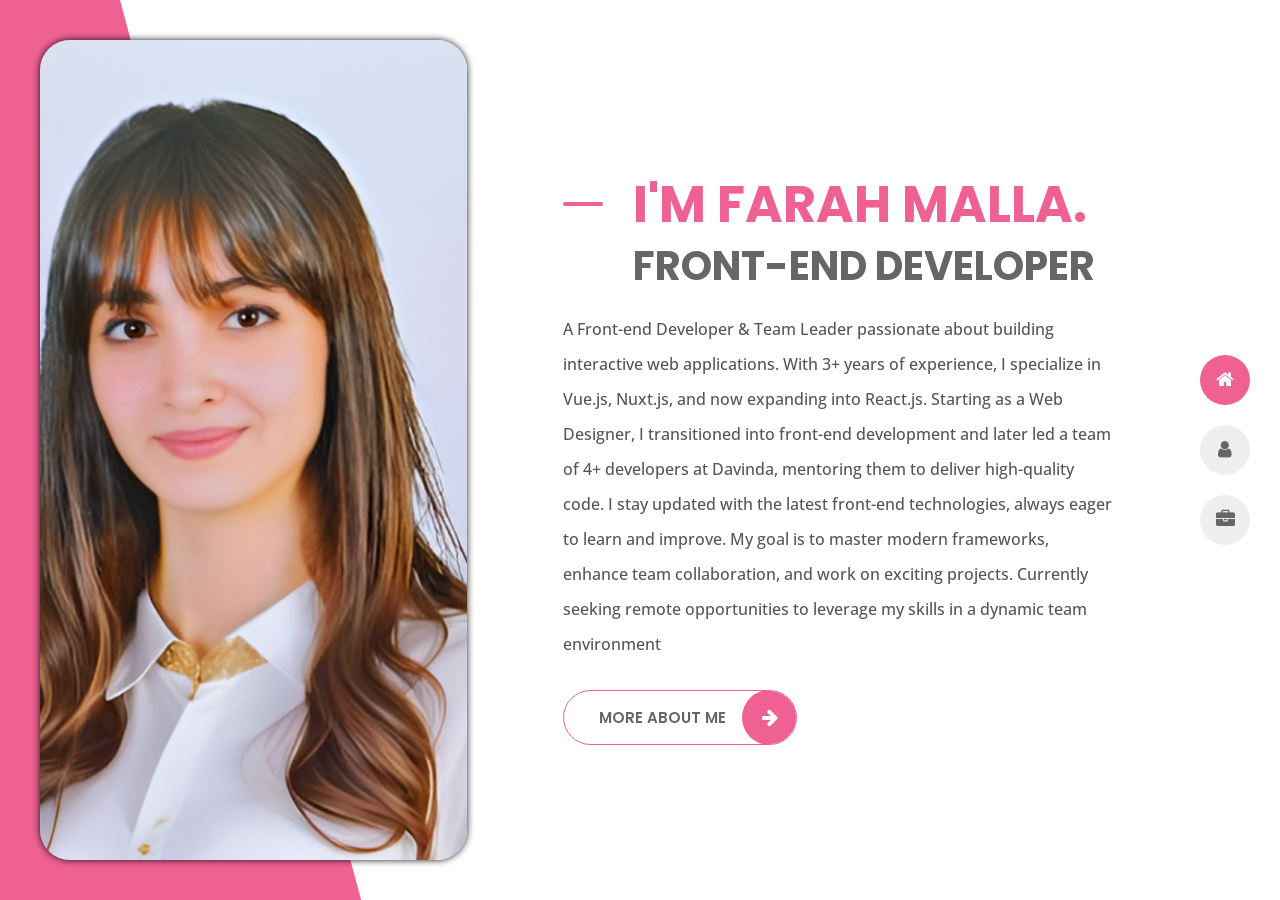
<file: index.html>
﻿<!DOCTYPE html>
<html lang="en">

<head>
    <meta charset="utf-8">
    <title>Tunis - Personal Portfolio</title>
    <meta name="viewport" content="width=device-width, initial-scale=1">

    <!-- Template Google Fonts -->
    <link href="https://fonts.googleapis.com/css?family=Poppins:400,400i,500,500i,600,600i,700,700i,800,800i,900,900i"
        rel="stylesheet">
    <link href="https://fonts.googleapis.com/css?family=Open+Sans:300,400,400i,600,600i,700" rel="stylesheet">

    <!-- Template CSS Files -->
    <link href="css/bootstrap.min.css" rel="stylesheet">
    <link href="css/preloader.min.css" rel="stylesheet">
    <link href="css/circle.css" rel="stylesheet">
    <link href="css/font-awesome.min.css" rel="stylesheet">
    <link href="css/fm.revealator.jquery.min.css" rel="stylesheet">
    <link href="css/style.css" rel="stylesheet">

    <!-- CSS Skin File -->
    <link href="css/green.css" rel="stylesheet">
    <link rel=" stylesheet" type="text/css" title="magenta" href="css/skins/magenta.css">
    <!-- Modernizr JS File -->
    <script src="js/modernizr.custom.js"></script>
</head>

<body class="home light">    
    <!-- Header Starts -->
    <header class="header" id="navbar-collapse-toggle">
        <!-- Fixed Navigation Starts -->
        <ul class="icon-menu d-none d-lg-block revealator-slideup revealator-once revealator-delay1">
            <li class="icon-box active">
                <i class="fa fa-home"></i>
                <a href="index.html">
                    <h2>Home</h2>
                </a>
            </li>
            <li class="icon-box">
                <i class="fa fa-user"></i>
                <a href="about.html">
                    <h2>About</h2>
                </a>
            </li>
            <li class="icon-box">
                <i class="fa fa-briefcase"></i>
                <a href="portfolio.html">
                    <h2>Portfolio</h2>
                </a>
            </li>
        </ul>
        <!-- Fixed Navigation Ends -->
        <!-- Mobile Menu Starts -->
        <nav role="navigation" class="d-block d-lg-none">
            <div id="menuToggle">
                <input type="checkbox">
                <span></span>
                <span></span>
                <span></span>
                <ul class="list-unstyled" id="menu">
                    <li class="active"><a href="index.html"><i class="fa fa-home"></i><span>Home</span></a></li>
                    <li><a href="about.html"><i class="fa fa-user"></i><span>About</span></a></li>
                    <li><a href="portfolio.html"><i class="fa fa-folder-open"></i><span>Portfolio</span></a></li>
                </ul>
            </div>
        </nav>
        <!-- Mobile Menu Ends -->
    </header>
    <!-- Header Ends -->
    <!-- Main Content Starts -->
    <section
        class="container-fluid main-container container-home p-0 revealator-slideup revealator-once revealator-delay1">
        <div class="color-block d-none d-lg-block"></div>
        <div class="row home-details-container align-items-center">
            <div class="col-lg-4 bg position-fixed d-none d-lg-block">
                <!-- <img src="images/2.jpg" class="img-fluid"
                        alt="my picture"> -->
            </div>
            <div class="col-12 col-lg-8 offset-lg-4 home-details text-left text-sm-center text-lg-left">
                <div>
                    <img loading="lazy" src="images/farah-malla.png" class="img-fluid main-img-mobile d-sm-block d-lg-none"
                        alt="my picture">
                    <h1 class="text-uppercase poppins-font">I'm Farah Malla.<span class="text">Front-End Developer</span></h1>
                    <p class="open-sans-font">A Front-end Developer & Team Leader passionate about building interactive web applications. With 3+ years of experience, I specialize in Vue.js, Nuxt.js, and now expanding into React.js. Starting as a Web Designer, I transitioned into front-end development and later led a team of 4+ developers at Davinda, mentoring them to deliver high-quality code. I stay updated with the latest front-end technologies, always eager to learn and improve. My goal is to master modern frameworks, enhance team collaboration, and work on exciting projects. Currently seeking remote opportunities to leverage my skills in a dynamic team environment</p>
                    <a class="button" href="about.html">
                        <span class="button-text">more about me</span>
                        <span class="button-icon fa fa-arrow-right"></span>
                    </a>
                </div>
            </div>
        </div>
    </section>
    <!-- Main Content Ends -->

    <!-- Template JS Files -->
    <script src="js/jquery-3.5.0.min.js"></script>
    <script src="js/styleswitcher.js"></script>
    <script src="js/preloader.min.js"></script>
    <script src="js/fm.revealator.jquery.min.js"></script>
    <script src="js/imagesloaded.pkgd.min.js"></script>
    <script src="js/masonry.pkgd.min.js"></script>
    <script src="js/classie.js"></script>
    <script src="js/cbpGridGallery.js"></script>
    <script src="js/jquery.hoverdir.js"></script>
    <script src="js/popper.min.js"></script>
    <script src="js/bootstrap.js"></script>
    <script src="js/custom.js"></script>

</body>

</html>
</file>
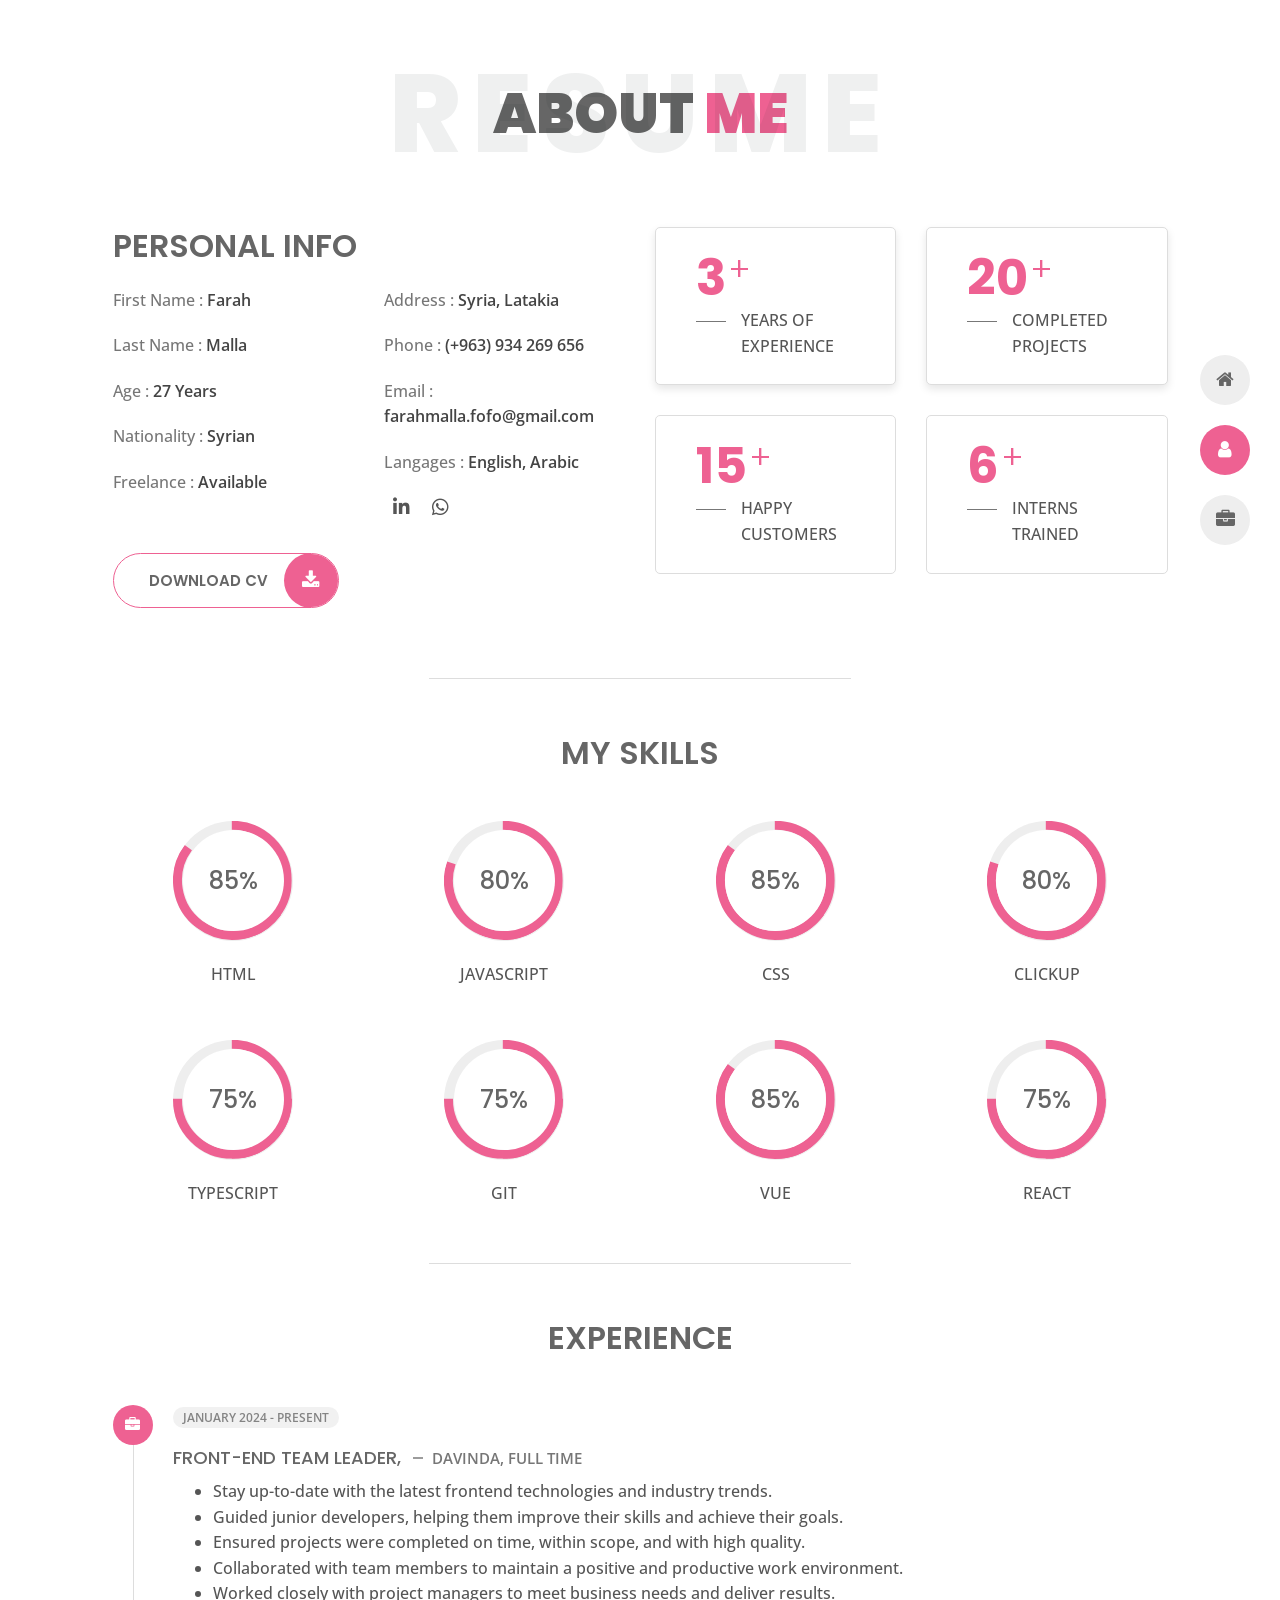
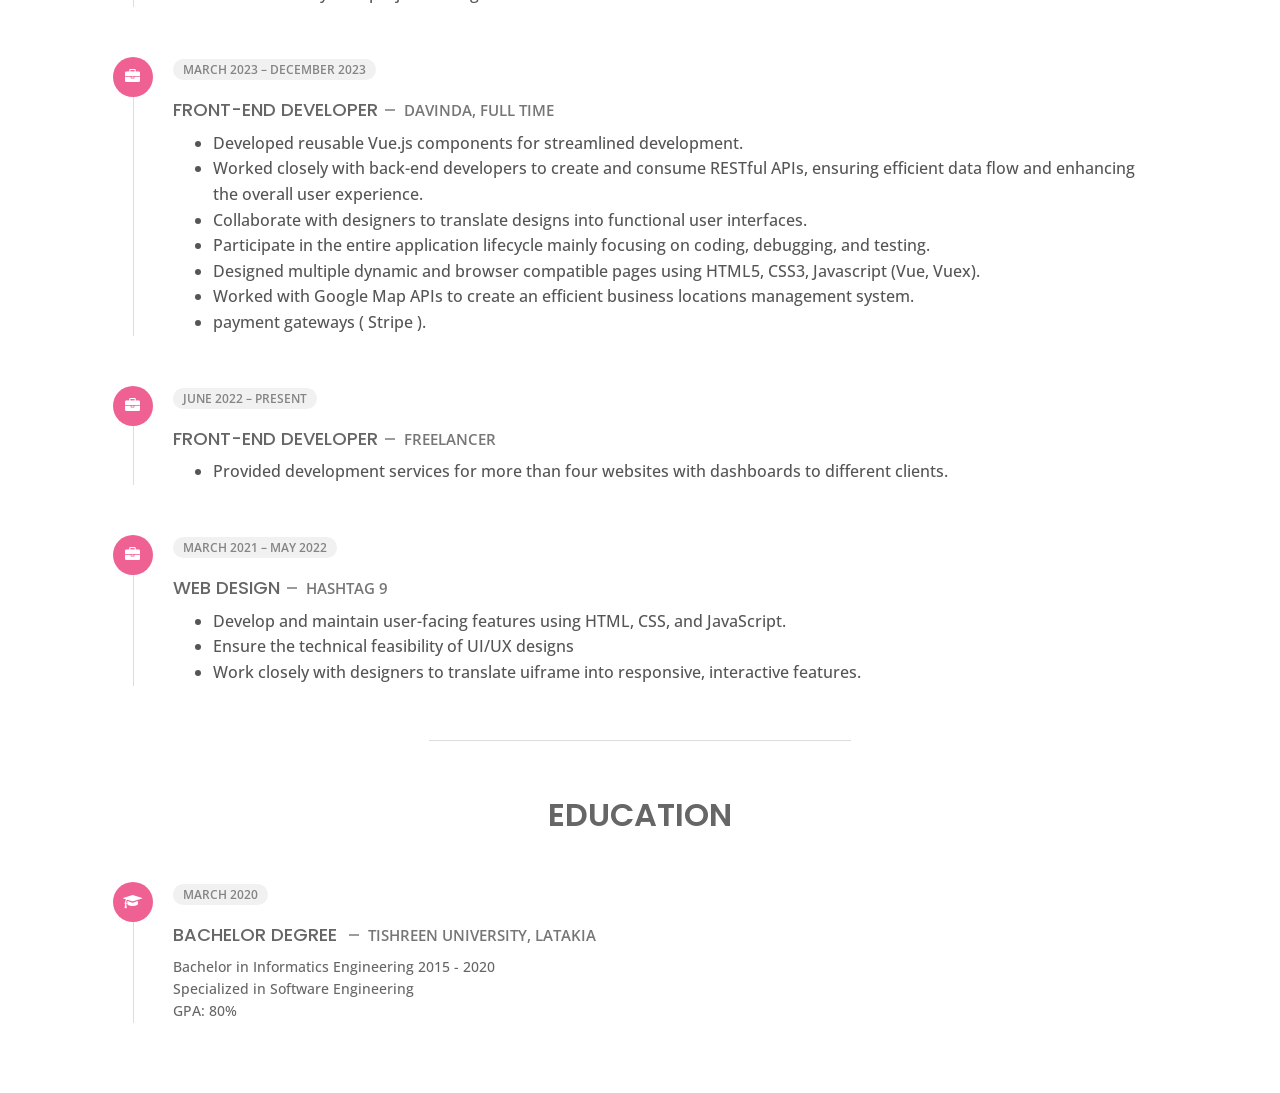
<file: about.html>
<!DOCTYPE html>
<html lang="en">

<head>
    <meta charset="utf-8">
    <title>About - Tunis Personal Portfolio</title>
    <meta name="viewport" content="width=device-width, initial-scale=1">

    <!-- Template Google Fonts -->
    <link href="https://fonts.googleapis.com/css?family=Poppins:400,400i,500,500i,600,600i,700,700i,800,800i,900,900i"
        rel="stylesheet">
    <link href="https://fonts.googleapis.com/css?family=Open+Sans:300,400,400i,600,600i,700" rel="stylesheet">
    <!-- Template FontAwesome -->
    <link rel="stylesheet" href="https://cdnjs.cloudflare.com/ajax/libs/font-awesome/6.7.2/css/all.min.css" integrity="sha512-Evv84Mr4kqVGRNSgIGL/F/aIDqQb7xQ2vcrdIwxfjThSH8CSR7PBEakCr51Ck+w+/U6swU2Im1vVX0SVk9ABhg==" crossorigin="anonymous" referrerpolicy="no-referrer" />
    <!-- Template CSS Files -->
    <link href="css/bootstrap.min.css" rel="stylesheet">
    <link href="css/preloader.min.css" rel="stylesheet">
    <link href="css/circle.css" rel="stylesheet">
    <link href="css/font-awesome.min.css" rel="stylesheet">
    <link href="css/fm.revealator.jquery.min.css" rel="stylesheet">
    <link href="css/style.css" rel="stylesheet">

    <!-- CSS Skin File -->
    <link href="css/green.css" rel="stylesheet">

    <!-- Live Style Switcher - demo only -->
    
    <link rel="stylesheet" type="text/css" title="magenta" href="css/skins/magenta.css">
    

    <!-- Modernizr JS File -->
    <script src="js/modernizr.custom.js"></script>
</head>

<body class="about light">
    <!-- Header Starts -->
    <header class="header" id="navbar-collapse-toggle">
        <!-- Fixed Navigation Starts -->
        <ul class="icon-menu d-none d-lg-block revealator-slideup revealator-once revealator-delay1">
            <li class="icon-box">
                <i class="fa fa-home"></i>
                <a href="index.html">
                    <h2>Home</h2>
                </a>
            </li>
            <li class="icon-box active">
                <i class="fa fa-user"></i>
                <a href="about.html">
                    <h2>About</h2>
                </a>
            </li>
            <li class="icon-box">
                <i class="fa fa-briefcase"></i>
                <a href="portfolio.html">
                    <h2>Portfolio</h2>
                </a>
            </li>
        </ul>
        <!-- Fixed Navigation Ends -->
        <!-- Mobile Menu Starts -->
        <nav role="navigation" class="d-block d-lg-none">
            <div id="menuToggle">
                <input type="checkbox">
                <span></span>
                <span></span>
                <span></span>
                <ul class="list-unstyled" id="menu">
                    <li><a href="index.html"><i class="fa fa-home"></i><span>Home</span></a></li>
                    <li class="active"><a href="about.html"><i class="fa fa-user"></i><span>About</span></a></li>
                    <li><a href="portfolio.html"><i class="fa fa-folder-open"></i><span>Portfolio</span></a></li>
                </ul>
            </div>
        </nav>
        <!-- Mobile Menu Ends -->
    </header>
    <!-- Header Ends -->
    <!-- Page Title Starts -->
    <section class="title-section text-left text-sm-center revealator-slideup revealator-once revealator-delay1">
        <h1>ABOUT <span>ME</span></h1>
        <span class="title-bg">Resume</span>
    </section>
    <!-- Page Title Ends -->
    <!-- Main Content Starts -->
    <section class="main-content revealator-slideup revealator-once revealator-delay1">
        <div class="container">
            <div class="row">
                <!-- Personal Info Starts -->
                <div class="col-12 col-lg-5 col-xl-6">
                    <div class="row">
                        <div class="col-12">
                            <h3 class="text-uppercase custom-title mb-0 ft-wt-600">personal info</h3>
                        </div>
                        <div class="col-12 d-block d-sm-none">
                            <img src="images/farah-malla.png" class="img-fluid main-img-mobile" alt="my picture" loading="lazy">
                        </div>
                        <div class="col-6 col-md-6 col-12">
                            <ul class="about-list list-unstyled open-sans-font">
                                <li> <span class="title">first name :</span> <span
                                        class="value d-block d-sm-inline-block d-lg-block d-xl-inline-block">Farah</span>
                                </li>
                                <li> <span class="title">last name :</span> <span
                                        class="value d-block d-sm-inline-block d-lg-block d-xl-inline-block">Malla</span>
                                </li>
                                <li> <span class="title">Age :</span> <span
                                        class="value d-block d-sm-inline-block d-lg-block d-xl-inline-block">27
                                        Years</span> </li>
                                <li> <span class="title">Nationality :</span> <span
                                        class="value d-block d-sm-inline-block d-lg-block d-xl-inline-block">Syrian</span>
                                </li>
                                <li> <span class="title">Freelance :</span> <span
                                        class="value d-block d-sm-inline-block d-lg-block d-xl-inline-block">Available</span>
                                </li>
                            </ul>
                        </div>
                        <div class="col-6 col-md-6 col-12">
                            <ul class="about-list list-unstyled open-sans-font">
                                <li> <span class="title">Address :</span> <span
                                        class="value d-block d-sm-inline-block d-lg-block d-xl-inline-block">Syria, Latakia</span>
                                </li>
                                <li> <span class="title">phone :</span> <span
                                        class="value d-block d-sm-inline-block d-lg-block d-xl-inline-block">(+963)
                                        934 269 656</span> </li>
                                <li> <span class="title">Email :</span> <span
                                        class="value d-block d-sm-inline-block d-lg-block d-xl-inline-block">farahmalla.fofo@gmail.com</span>
                                </li>
                                <li> <span class="title">langages :</span> <span
                                    class="value d-block d-sm-inline-block d-lg-block d-xl-inline-block">
                                    English, Arabic</span> 
                                </li>
                                <li>
                                    <a target="_blank" href="https://www.linkedin.com/in/farah-malla-5906b1233" class="icon-link"><i class="fa-brands fa-linkedin icon_effect"></i></a>
                                    <a target="_blank" href=" https://wa.me/0963934269656" class="icon-link"><i class="fa-brands fa-whatsapp icon_effect"></i></a>
                                </li>
                            </ul>
                        </div>
                        <div class="col-12 mt-3">
                            <a class="button" href="./images/Farah_Malla_FrontEndDeveloper.pdf" download>
                                <span class="button-text">Download CV</span>
                                <span class="button-icon fa fa-download"></span>
                            </a>
                        </div>
                    </div>
                </div>
                <!-- Personal Info Ends -->
                <!-- Boxes Starts -->
                <div class="col-12 col-lg-7 col-xl-6 mt-5 mt-lg-0">
                    <div class="row">
                        <div class="col-6">
                            <div class="box-stats with-margin">
                                <h3 class="poppins-font position-relative">3</h3>
                                <p class="open-sans-font small-font-square m-0 position-relative text-uppercase">years of <span
                                        class="d-block">experience</span></p>
                            </div>
                        </div>
                        <div class="col-6">
                            <div class="box-stats with-margin">
                                <h3 class="poppins-font position-relative">20</h3>
                                <p class="open-sans-font small-font-square m-0 position-relative text-uppercase">completed <span
                                        class="d-block">projects</span></p>
                            </div>
                        </div>
                        <div class="col-6">
                            <div class="box-stats">
                                <h3 class="poppins-font position-relative">15</h3>
                                <p class="open-sans-font small-font-square m-0 position-relative text-uppercase">Happy<span
                                        class="d-block">customers</span></p>
                            </div>
                        </div>
                        <div class="col-6">
                            <div class="box-stats">
                                <h3 class="poppins-font position-relative">6</h3>
                                <p class="open-sans-font small-font-square m-0 position-relative text-uppercase">Interns<span
                                        class="d-block">trained</span></p>
                            </div>
                        </div>
                    </div>
                </div>
                <!-- Boxes Ends -->
            </div>
            <hr class="separator">
            <!-- Skills Starts -->
            <div class="row">
                <div class="col-12">
                    <h3 class="text-uppercase pb-4 pb-sm-5 mb-3 mb-sm-0 text-left text-sm-center custom-title ft-wt-600">
                        My Skills
                    </h3>
                </div>
                <div class="col-6 col-md-3 mb-3 mb-sm-5">
                    <div class="c100 p85">
                        <span>85%</span>
                        <div class="slice">
                            <div class="bar"></div>
                            <div class="fill"></div>
                        </div>
                    </div>
                    <h6 class="text-uppercase open-sans-font text-center mt-2 mt-sm-4">html</h6>
                </div>
                <div class="col-6 col-md-3 mb-3 mb-sm-5">
                    <div class="c100 p80">
                        <span>80%</span>
                        <div class="slice">
                            <div class="bar"></div>
                            <div class="fill"></div>
                        </div>
                    </div>
                    <h6 class="text-uppercase open-sans-font text-center mt-2 mt-sm-4">javascript</h6>
                </div>
                <div class="col-6 col-md-3 mb-3 mb-sm-5">
                    <div class="c100 p85">
                        <span>85%</span>
                        <div class="slice">
                            <div class="bar"></div>
                            <div class="fill"></div>
                        </div>
                    </div>
                    <h6 class="text-uppercase open-sans-font text-center mt-2 mt-sm-4">css</h6>
                </div>
                <div class="col-6 col-md-3 mb-3 mb-sm-5">
                    <div class="c100 p80">
                        <span>80%</span>
                        <div class="slice">
                            <div class="bar"></div>
                            <div class="fill"></div>
                        </div>
                    </div>
                    <h6 class="text-uppercase open-sans-font text-center mt-2 mt-sm-4">Clickup</h6>
                </div>
                <div class="col-6 col-md-3 mb-3 mb-sm-5">
                    <div class="c100 p75">
                        <span>75%</span>
                        <div class="slice">
                            <div class="bar"></div>
                            <div class="fill"></div>
                        </div>
                    </div>
                    <h6 class="text-uppercase open-sans-font text-center mt-2 mt-sm-4">Typescript</h6>
                </div>
                <div class="col-6 col-md-3 mb-3 mb-sm-5">
                    <div class="c100 p75">
                        <span>75%</span>
                        <div class="slice">
                            <div class="bar"></div>
                            <div class="fill"></div>
                        </div>
                    </div>
                    <h6 class="text-uppercase open-sans-font text-center mt-2 mt-sm-4">Git</h6>
                </div>
                <div class="col-6 col-md-3 mb-3 mb-sm-5">
                    <div class="c100 p85">
                        <span>85%</span>
                        <div class="slice">
                            <div class="bar"></div>
                            <div class="fill"></div>
                        </div>
                    </div>
                    <h6 class="text-uppercase open-sans-font text-center mt-2 mt-sm-4">Vue</h6>
                </div>
                <div class="col-6 col-md-3 mb-3 mb-sm-5">
                    <div class="c100 p75">
                        <span>75%</span>
                        <div class="slice">
                            <div class="bar"></div>
                            <div class="fill"></div>
                        </div>
                    </div>
                    <h6 class="text-uppercase open-sans-font text-center mt-2 mt-sm-4">React</h6>
                </div>
            </div>
            <!-- Skills Ends -->
            <hr class="separator mt-1">
            <!-- Experience & Education Starts -->
            <div class="row">
                <div class="col-12">
                    <h3 class="text-uppercase pb-5 mb-0 text-left text-sm-center custom-title ft-wt-600">Experience
                    </h3>
                </div>
                <div class="col-lg-12 m-15px-tb">
                    <div class="resume-box">
                        <ul>
                            <li class="wrap-li">
                                <div class="icon">
                                    <i class="fa fa-briefcase"></i>
                                </div>
                                <span class="time open-sans-font text-uppercase">JANUARY 2024 - Present</span>
                                <h5 class="poppins-font text-uppercase">Front-End Team Leader,
                                    <span class="place open-sans-font">Davinda, full time</span>
                                    <!-- <span class="place open-sans-font"></span> -->
                                </h5>
                                <ol class="open-sans-font" style="list-style: disc;">
                                    <li>Stay up-to-date with the latest frontend technologies and industry trends.</li>
                                    <li>Guided junior developers, helping them improve their skills and achieve their goals.</li>
                                    <li>Ensured projects were completed on time, within scope, and with high quality.</li>
                                    <li>Collaborated with team members to maintain a positive and productive work environment.</li>
                                    <li>Worked closely with project managers to meet business needs and deliver results.</li>
                                </ol>
                            </li>
                            <li class="wrap-li">
                                <div class="icon">
                                    <i class="fa fa-briefcase"></i>
                                </div>
                                <span class="time open-sans-font text-uppercase">March 2023 – December 2023
                                </span>
                                <h5 class="poppins-font text-uppercase">Front-End Developer<span class="place open-sans-font">Davinda, full time</span></h5>
                                <ol class="open-sans-font" style="list-style: disc;">
                                    <li>Developed reusable Vue.js components for streamlined development.</li>
                                    <li>Worked closely with back-end developers to create and consume RESTful APIs, ensuring efficient data flow and enhancing the overall user experience.</li>
                                    <li>Collaborate with designers to translate designs into functional user interfaces.</li>
                                    <li>Participate in the entire application lifecycle mainly focusing on coding, debugging, and testing.</li>
                                    <li> Designed multiple dynamic and browser compatible pages using HTML5, CSS3, Javascript (Vue, Vuex).</li>
                                    <li> Worked with Google Map APIs to create an efficient business locations management system.</li>
                                    <li> payment gateways ( Stripe ).</li>
                                </ol>
                            </li>
                            <li class="wrap-li">
                                <div class="icon">
                                    <i class="fa fa-briefcase"></i>
                                </div>
                                <span class="time open-sans-font text-uppercase">June 2022 – Present</span>
                                <h5 class="poppins-font text-uppercase">Front-End Developer<span class="place open-sans-font">FreeLancer</span></h5>
                                <ol class="open-sans-font" style="list-style: disc;">
                                    <li>Provided development services for more than four websites with dashboards to different clients.</li>
                                </ol>
                            </li>
                            <li class="wrap-li">
                                <div class="icon">
                                    <i class="fa fa-briefcase"></i>
                                </div>
                                <span class="time open-sans-font text-uppercase">March 2021 – May 2022</span>
                                <h5 class="poppins-font text-uppercase">Web Design<span class="place open-sans-font">Hashtag 9</span></h5>
                                <ol class="open-sans-font" style="list-style: disc;">
                                    <li>Develop and maintain user-facing features using HTML, CSS, and JavaScript.</li>
                                    <li>Ensure the technical feasibility of UI/UX designs</li>
                                    <li>Work closely with designers to translate uiframe into responsive, interactive features.</li>
                                </ol>
                            </li>
                        </ul>
                    </div>
                </div>
            </div>
            <hr class="separator mt-1">
            <!-- Experience & Education Starts -->
            <div class="row">
                <div class="col-12">
                    <h3 class="text-uppercase pb-5 mb-0 text-left text-sm-center custom-title ft-wt-600">
                        Education
                    </h3>
                </div>
                <div class="col-lg-12 m-15px-tb">
                    <div class="resume-box">
                        <ul>
                            <!-- Built cross-browser compatible and accessibility compliant <br>
                            websites, resulting in 22% faster.<br>
                            Worked with Google Map APIs to create an efficient business
                            locations management system.<br> 
                            payment gateways (PayPal, Stripe, Meta mask).</p>-->
                            <li class="wrap-li">
                                <div class="icon">
                                    <i class="fa fa-graduation-cap"></i>
                                </div>
                                <span class="time open-sans-font text-uppercase">March 2020</span>
                                <h5 class="poppins-font text-uppercase">Bachelor Degree 
                                    <span class="place open-sans-font">Tishreen University, Latakia</span>
                                </h5>
                                <p class="open-sans-font">Bachelor in Informatics Engineering  2015 - 2020
                                    <br>Specialized in Software Engineering <br>
                                    GPA: 80%
                                </p>
                            </li>
                        </ul>
                    </div>
                </div>
            </div>
            <!-- Experience & Education Ends -->
        </div>
    </section>
    <!-- Main Content Ends -->

    <!-- Template JS Files -->
    <script src="js/jquery-3.5.0.min.js"></script>
    <script src="js/styleswitcher.js"></script>
    <script src="js/preloader.min.js"></script>
    <script src="js/fm.revealator.jquery.min.js"></script>
    <script src="js/imagesloaded.pkgd.min.js"></script>
    <script src="js/masonry.pkgd.min.js"></script>
    <script src="js/classie.js"></script>
    <script src="js/cbpGridGallery.js"></script>
    <script src="js/jquery.hoverdir.js"></script>
    <script src="js/popper.min.js"></script>
    <script src="js/bootstrap.js"></script>
    <script src="js/custom.js"></script>

</body>

</html>
</file>
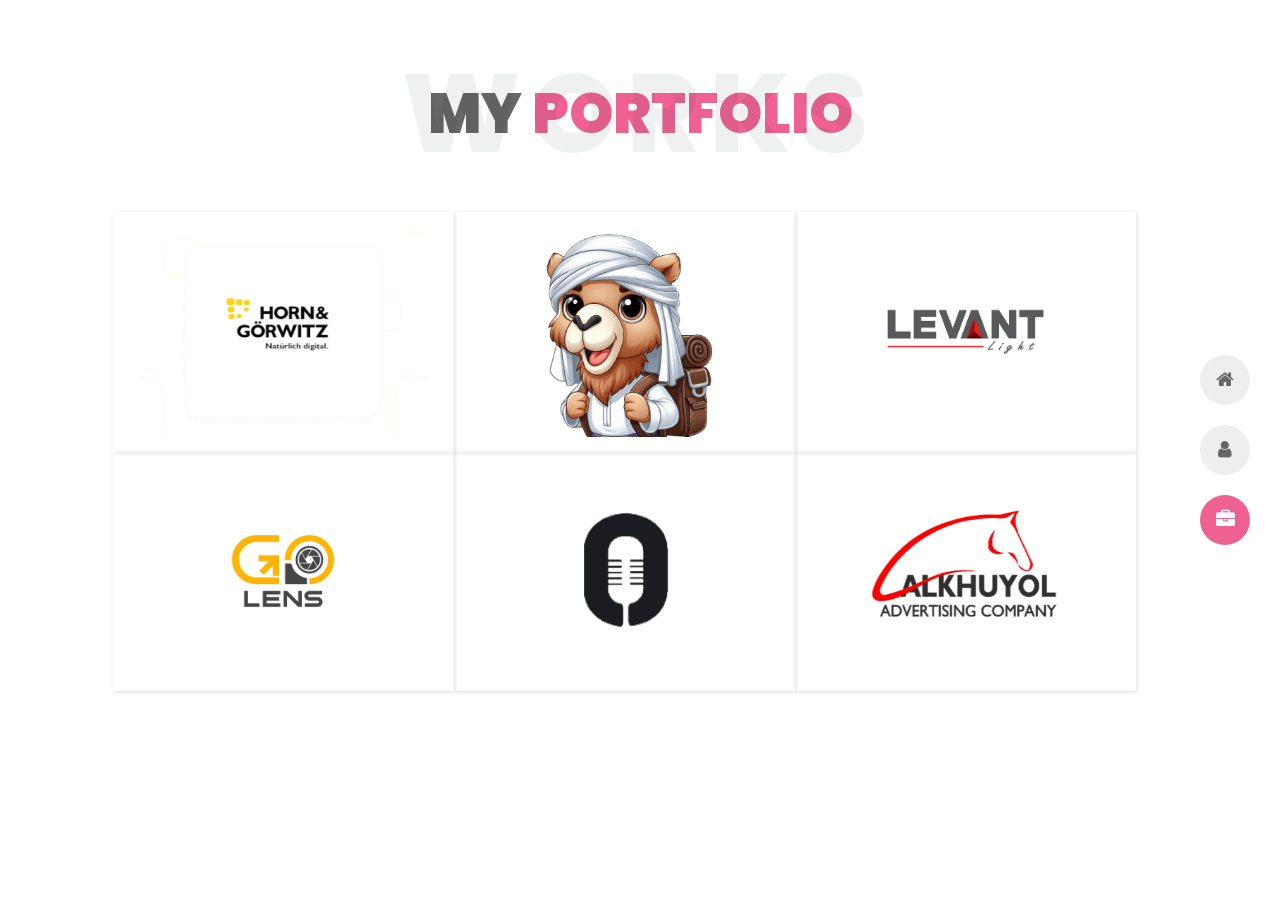
<file: portfolio.html>
<!DOCTYPE html>
<html lang="en">

<head>
    <meta charset="utf-8">
    <title>Portfolio - Tunis Personal Portfolio</title>
    <meta name="viewport" content="width=device-width, initial-scale=1">

    <!-- Template Google Fonts -->
    <link href="https://fonts.googleapis.com/css?family=Poppins:400,400i,500,500i,600,600i,700,700i,800,800i,900,900i"
        rel="stylesheet">
    <link href="https://fonts.googleapis.com/css?family=Open+Sans:300,400,400i,600,600i,700" rel="stylesheet">

    <!-- Template CSS Files -->
    <link href="css/bootstrap.min.css" rel="stylesheet">
    <link href="css/preloader.min.css" rel="stylesheet">
    <link href="css/circle.css" rel="stylesheet">
    <link href="css/font-awesome.min.css" rel="stylesheet">
    <link href="css/fm.revealator.jquery.min.css" rel="stylesheet">
    <link href="css/style.css" rel="stylesheet">

    <!-- CSS Skin File -->
    <link href="css/green.css" rel="stylesheet">

    <!-- Live Style Switcher - demo only -->
    <link rel="stylesheet" type="text/css" title="magenta" href="css/skins/magenta.css">

    <!-- Modernizr JS File -->
    <script src="js/modernizr.custom.js"></script>
</head>

<body class="portfolio light">
    <!-- Live Style Switcher Ends - demo only -->
    <!-- Header Starts -->
    <header class="header" id="navbar-collapse-toggle">
        <!-- Fixed Navigation Starts -->
        <ul class="icon-menu d-none d-lg-block revealator-slideup revealator-once revealator-delay1">
            <li class="icon-box">
                <i class="fa fa-home"></i>
                <a href="index.html">
                    <h2>Home</h2>
                </a>
            </li>
            <li class="icon-box">
                <i class="fa fa-user"></i>
                <a href="about.html">
                    <h2>About</h2>
                </a>
            </li>
            <li class="icon-box active">
                <i class="fa fa-briefcase"></i>
                <a href="portfolio.html">
                    <h2>Portfolio</h2>
                </a>
            </li>
        </ul>
        <!-- Fixed Navigation Ends -->
        <!-- Mobile Menu Starts -->
        <nav role="navigation" class="d-block d-lg-none">
            <div id="menuToggle">
                <input type="checkbox">
                <span></span>
                <span></span>
                <span></span>
                <ul class="list-unstyled" id="menu">
                    <li><a href="index.html"><i class="fa fa-home"></i><span>Home</span></a></li>
                    <li><a href="about.html"><i class="fa fa-user"></i><span>About</span></a></li>
                    <li class="active"><a href="portfolio.html"><i
                                class="fa fa-folder-open"></i><span>Portfolio</span></a></li>
                </ul>
            </div>
        </nav>
        <!-- Mobile Menu Ends -->
    </header>
    <!-- Header Ends -->
    <!-- Page Title Starts -->
    <section class="title-section text-left text-sm-center revealator-slideup revealator-once revealator-delay1">
        <h1>my <span>portfolio</span></h1>
        <span class="title-bg">works</span>
    </section>
    <!-- Page Title Ends -->
    <!-- Main Content Starts -->
    <section class="main-content text-center revealator-slideup revealator-once revealator-delay1">
        <div id="grid-gallery" class="container grid-gallery">
            <!-- Portfolio Grid Starts -->
            <section class="grid-wrap">
                <ul class="row grid" id="gallery-grid">
                    <!-- Portfolio Item Starts -->
                    <script>
                        // Fetch the image data from the JSON file
                        fetch('./imageData.json')
                            .then(response => response.json())
                            .then(data => {
                                const galleryGrid = document.getElementById('gallery-grid');
                
                                // Generate gallery items dynamically
                                data.forEach(image => {
                                    const galleryItem = `
                                        <li>
                                            <figure>
                                                <a href="details.html?id=${image.id}">
                                                    <img loading="lazy" src="${image.imageUrl}" alt="${image.name}" class="portfolio_img">
                                                    <div><span>${image.name}</span></div>
                                                </a>
                                            </figure>
                                        </li>
                                    `;
                                    galleryGrid.innerHTML += galleryItem;
                                });
                            })
                            .catch(error => console.error('Error loading image data:', error));
                    </script>
                </ul>
            </section>
            <!-- Portfolio Grid Ends -->
            <!-- Portfolio Details Starts -->
            <section class="slideshow">
                <ul>
                    <!-- Portfolio Item Detail Starts -->
                    <li>
                        <figure>
                            <!-- Project Details Starts -->
                            <figcaption>
                                <h3>Image Project</h3>
                            </figcaption>
                            <!-- Project Details Ends -->
                            <!-- Main Project Content Ends -->
                        </figure>
                    </li>
                    <!-- Portfolio Item Detail Ends -->
                    <!-- Portfolio Item Detail Starts -->
                    <li>
                        <figure>
                            <!-- Project Details Starts -->
                            <figcaption>
                                <h3>Youtube Project</h3>
                            </figcaption>
                            <!-- Project Details Ends -->
                        </figure>
                    </li>
                    <!-- Portfolio Item Detail Ends -->
                    <!-- Portfolio Item Detail Starts -->
                    <li>
                        <figure>
                            <!-- Project Details Starts -->
                            <figcaption>
                                <h3>Slider Project</h3>
                            </figcaption>
                            <!-- Project Details Ends -->
                        </figure>
                    </li>
                    <!-- Portfolio Item Detail Ends -->
                    <!-- Portfolio Item Detail Starts -->
                    <li>
                        <figure>
                            <!-- Project Details Starts -->
                            <figcaption>
                                <h3>Local Video Project</h3>
                            </figcaption>
                            <!-- Project Details Ends -->
                            
                        </figure>
                    </li>
                    <!-- Portfolio Item Detail Ends -->
                </ul>
                <!-- Portfolio Navigation Starts -->
                <nav>
                    <span class="icon nav-prev"><img src="images/left-arrow-light.png" alt="previous"></span>
                    <span class="icon nav-next"><img src="images/right-arrow-light.png" alt="next"></span>
                    <span class="nav-close"><img src="images/close-button-light.png" alt="close"> </span>
                </nav>
                <!-- Portfolio Navigation Ends -->
            </section>
        </div>
    </section>
    <!-- Main Content Ends -->

    <!-- Template JS Files -->
    <script src="js/jquery-3.5.0.min.js"></script>
    <script src="js/styleswitcher.js"></script>
    <script src="js/preloader.min.js"></script>
    <script src="js/fm.revealator.jquery.min.js"></script>
    <script src="js/imagesloaded.pkgd.min.js"></script>
    <script src="js/masonry.pkgd.min.js"></script>
    <script src="js/classie.js"></script>
    <script src="js/cbpGridGallery.js"></script>
    <script src="js/jquery.hoverdir.js"></script>
    <script src="js/popper.min.js"></script>
    <script src="js/bootstrap.js"></script>
    <script src="js/custom.js"></script>

</body>

</html>
</file>
<file: css/circle.css>
.rect-auto,
.c100.p51 .slice,
.c100.p52 .slice,
.c100.p53 .slice,
.c100.p54 .slice,
.c100.p55 .slice,
.c100.p56 .slice,
.c100.p57 .slice,
.c100.p58 .slice,
.c100.p59 .slice,
.c100.p60 .slice,
.c100.p61 .slice,
.c100.p62 .slice,
.c100.p63 .slice,
.c100.p64 .slice,
.c100.p65 .slice,
.c100.p66 .slice,
.c100.p67 .slice,
.c100.p68 .slice,
.c100.p69 .slice,
.c100.p70 .slice,
.c100.p71 .slice,
.c100.p72 .slice,
.c100.p73 .slice,
.c100.p74 .slice,
.c100.p75 .slice,
.c100.p76 .slice,
.c100.p77 .slice,
.c100.p78 .slice,
.c100.p79 .slice,
.c100.p80 .slice,
.c100.p81 .slice,
.c100.p82 .slice,
.c100.p83 .slice,
.c100.p84 .slice,
.c100.p85 .slice,
.c100.p86 .slice,
.c100.p87 .slice,
.c100.p88 .slice,
.c100.p89 .slice,
.c100.p90 .slice,
.c100.p91 .slice,
.c100.p92 .slice,
.c100.p93 .slice,
.c100.p94 .slice,
.c100.p95 .slice,
.c100.p96 .slice,
.c100.p97 .slice,
.c100.p98 .slice,
.c100.p99 .slice,
.c100.p100 .slice {
  clip: rect(auto, auto, auto, auto);
}
.pie,
.c100 .bar,
.c100.p51 .fill,
.c100.p52 .fill,
.c100.p53 .fill,
.c100.p54 .fill,
.c100.p55 .fill,
.c100.p56 .fill,
.c100.p57 .fill,
.c100.p58 .fill,
.c100.p59 .fill,
.c100.p60 .fill,
.c100.p61 .fill,
.c100.p62 .fill,
.c100.p63 .fill,
.c100.p64 .fill,
.c100.p65 .fill,
.c100.p66 .fill,
.c100.p67 .fill,
.c100.p68 .fill,
.c100.p69 .fill,
.c100.p70 .fill,
.c100.p71 .fill,
.c100.p72 .fill,
.c100.p73 .fill,
.c100.p74 .fill,
.c100.p75 .fill,
.c100.p76 .fill,
.c100.p77 .fill,
.c100.p78 .fill,
.c100.p79 .fill,
.c100.p80 .fill,
.c100.p81 .fill,
.c100.p82 .fill,
.c100.p83 .fill,
.c100.p84 .fill,
.c100.p85 .fill,
.c100.p86 .fill,
.c100.p87 .fill,
.c100.p88 .fill,
.c100.p89 .fill,
.c100.p90 .fill,
.c100.p91 .fill,
.c100.p92 .fill,
.c100.p93 .fill,
.c100.p94 .fill,
.c100.p95 .fill,
.c100.p96 .fill,
.c100.p97 .fill,
.c100.p98 .fill,
.c100.p99 .fill,
.c100.p100 .fill {
  position: absolute;
  border: 0.08em solid #307bbb;
  width: 0.84em;
  height: 0.84em;
  clip: rect(0em, 0.5em, 1em, 0em);
  border-radius: 50%;
  -webkit-transform: rotate(0deg);
  -moz-transform: rotate(0deg);
  -ms-transform: rotate(0deg);
  -o-transform: rotate(0deg);
  transform: rotate(0deg);
}
.pie-fill,
.c100.p51 .bar:after,
.c100.p51 .fill,
.c100.p52 .bar:after,
.c100.p52 .fill,
.c100.p53 .bar:after,
.c100.p53 .fill,
.c100.p54 .bar:after,
.c100.p54 .fill,
.c100.p55 .bar:after,
.c100.p55 .fill,
.c100.p56 .bar:after,
.c100.p56 .fill,
.c100.p57 .bar:after,
.c100.p57 .fill,
.c100.p58 .bar:after,
.c100.p58 .fill,
.c100.p59 .bar:after,
.c100.p59 .fill,
.c100.p60 .bar:after,
.c100.p60 .fill,
.c100.p61 .bar:after,
.c100.p61 .fill,
.c100.p62 .bar:after,
.c100.p62 .fill,
.c100.p63 .bar:after,
.c100.p63 .fill,
.c100.p64 .bar:after,
.c100.p64 .fill,
.c100.p65 .bar:after,
.c100.p65 .fill,
.c100.p66 .bar:after,
.c100.p66 .fill,
.c100.p67 .bar:after,
.c100.p67 .fill,
.c100.p68 .bar:after,
.c100.p68 .fill,
.c100.p69 .bar:after,
.c100.p69 .fill,
.c100.p70 .bar:after,
.c100.p70 .fill,
.c100.p71 .bar:after,
.c100.p71 .fill,
.c100.p72 .bar:after,
.c100.p72 .fill,
.c100.p73 .bar:after,
.c100.p73 .fill,
.c100.p74 .bar:after,
.c100.p74 .fill,
.c100.p75 .bar:after,
.c100.p75 .fill,
.c100.p76 .bar:after,
.c100.p76 .fill,
.c100.p77 .bar:after,
.c100.p77 .fill,
.c100.p78 .bar:after,
.c100.p78 .fill,
.c100.p79 .bar:after,
.c100.p79 .fill,
.c100.p80 .bar:after,
.c100.p80 .fill,
.c100.p81 .bar:after,
.c100.p81 .fill,
.c100.p82 .bar:after,
.c100.p82 .fill,
.c100.p83 .bar:after,
.c100.p83 .fill,
.c100.p84 .bar:after,
.c100.p84 .fill,
.c100.p85 .bar:after,
.c100.p85 .fill,
.c100.p86 .bar:after,
.c100.p86 .fill,
.c100.p87 .bar:after,
.c100.p87 .fill,
.c100.p88 .bar:after,
.c100.p88 .fill,
.c100.p89 .bar:after,
.c100.p89 .fill,
.c100.p90 .bar:after,
.c100.p90 .fill,
.c100.p91 .bar:after,
.c100.p91 .fill,
.c100.p92 .bar:after,
.c100.p92 .fill,
.c100.p93 .bar:after,
.c100.p93 .fill,
.c100.p94 .bar:after,
.c100.p94 .fill,
.c100.p95 .bar:after,
.c100.p95 .fill,
.c100.p96 .bar:after,
.c100.p96 .fill,
.c100.p97 .bar:after,
.c100.p97 .fill,
.c100.p98 .bar:after,
.c100.p98 .fill,
.c100.p99 .bar:after,
.c100.p99 .fill,
.c100.p100 .bar:after,
.c100.p100 .fill {
  -webkit-transform: rotate(180deg);
  -moz-transform: rotate(180deg);
  -ms-transform: rotate(180deg);
  -o-transform: rotate(180deg);
  transform: rotate(180deg);
}
.c100 {
  position: relative;
  font-size: 120px;
  width: 1em;
  height: 1em;
  border-radius: 50%;
  float: left;
  margin: 0 0.1em 0.1em 0;
  background-color: #cccccc;
}
.c100 *,
.c100 *:before,
.c100 *:after {
  -webkit-box-sizing: content-box;
  -moz-box-sizing: content-box;
  box-sizing: content-box;
}
.c100.center {
  float: none;
  margin: 0 auto;
}
.c100.big {
  font-size: 240px;
}
.c100.small {
  font-size: 80px;
}
.c100 > span {
  position: absolute;
  width: 100%;
  z-index: 1;
  left: 0;
  top: 0;
  width: 5em;
  line-height: 5em;
  font-size: 0.2em;
  color: #cccccc;
  display: block;
  text-align: center;
  white-space: nowrap;
  -webkit-transition-property: all;
  -moz-transition-property: all;
  -o-transition-property: all;
  transition-property: all;
  -webkit-transition-duration: 0.2s;
  -moz-transition-duration: 0.2s;
  -o-transition-duration: 0.2s;
  transition-duration: 0.2s;
  -webkit-transition-timing-function: ease-out;
  -moz-transition-timing-function: ease-out;
  -o-transition-timing-function: ease-out;
  transition-timing-function: ease-out;
}
.c100:after {
  position: absolute;
  top: 0.08em;
  left: 0.08em;
  display: block;
  content: " ";
  border-radius: 50%;
  background-color: #f5f5f5;
  width: 0.84em;
  height: 0.84em;
  -webkit-transition-property: all;
  -moz-transition-property: all;
  -o-transition-property: all;
  transition-property: all;
  -webkit-transition-duration: 0.2s;
  -moz-transition-duration: 0.2s;
  -o-transition-duration: 0.2s;
  transition-duration: 0.2s;
  -webkit-transition-timing-function: ease-in;
  -moz-transition-timing-function: ease-in;
  -o-transition-timing-function: ease-in;
  transition-timing-function: ease-in;
}
.c100 .slice {
  position: absolute;
  width: 1em;
  height: 1em;
  clip: rect(0em, 1em, 1em, 0.5em);
}
.c100.p1 .bar {
  -webkit-transform: rotate(3.6deg);
  -moz-transform: rotate(3.6deg);
  -ms-transform: rotate(3.6deg);
  -o-transform: rotate(3.6deg);
  transform: rotate(3.6deg);
}
.c100.p2 .bar {
  -webkit-transform: rotate(7.2deg);
  -moz-transform: rotate(7.2deg);
  -ms-transform: rotate(7.2deg);
  -o-transform: rotate(7.2deg);
  transform: rotate(7.2deg);
}
.c100.p3 .bar {
  -webkit-transform: rotate(10.8deg);
  -moz-transform: rotate(10.8deg);
  -ms-transform: rotate(10.8deg);
  -o-transform: rotate(10.8deg);
  transform: rotate(10.8deg);
}
.c100.p4 .bar {
  -webkit-transform: rotate(14.4deg);
  -moz-transform: rotate(14.4deg);
  -ms-transform: rotate(14.4deg);
  -o-transform: rotate(14.4deg);
  transform: rotate(14.4deg);
}
.c100.p5 .bar {
  -webkit-transform: rotate(18deg);
  -moz-transform: rotate(18deg);
  -ms-transform: rotate(18deg);
  -o-transform: rotate(18deg);
  transform: rotate(18deg);
}
.c100.p6 .bar {
  -webkit-transform: rotate(21.6deg);
  -moz-transform: rotate(21.6deg);
  -ms-transform: rotate(21.6deg);
  -o-transform: rotate(21.6deg);
  transform: rotate(21.6deg);
}
.c100.p7 .bar {
  -webkit-transform: rotate(25.2deg);
  -moz-transform: rotate(25.2deg);
  -ms-transform: rotate(25.2deg);
  -o-transform: rotate(25.2deg);
  transform: rotate(25.2deg);
}
.c100.p8 .bar {
  -webkit-transform: rotate(28.8deg);
  -moz-transform: rotate(28.8deg);
  -ms-transform: rotate(28.8deg);
  -o-transform: rotate(28.8deg);
  transform: rotate(28.8deg);
}
.c100.p9 .bar {
  -webkit-transform: rotate(32.4deg);
  -moz-transform: rotate(32.4deg);
  -ms-transform: rotate(32.4deg);
  -o-transform: rotate(32.4deg);
  transform: rotate(32.4deg);
}
.c100.p10 .bar {
  -webkit-transform: rotate(36deg);
  -moz-transform: rotate(36deg);
  -ms-transform: rotate(36deg);
  -o-transform: rotate(36deg);
  transform: rotate(36deg);
}
.c100.p11 .bar {
  -webkit-transform: rotate(39.6deg);
  -moz-transform: rotate(39.6deg);
  -ms-transform: rotate(39.6deg);
  -o-transform: rotate(39.6deg);
  transform: rotate(39.6deg);
}
.c100.p12 .bar {
  -webkit-transform: rotate(43.2deg);
  -moz-transform: rotate(43.2deg);
  -ms-transform: rotate(43.2deg);
  -o-transform: rotate(43.2deg);
  transform: rotate(43.2deg);
}
.c100.p13 .bar {
  -webkit-transform: rotate(46.800000000000004deg);
  -moz-transform: rotate(46.800000000000004deg);
  -ms-transform: rotate(46.800000000000004deg);
  -o-transform: rotate(46.800000000000004deg);
  transform: rotate(46.800000000000004deg);
}
.c100.p14 .bar {
  -webkit-transform: rotate(50.4deg);
  -moz-transform: rotate(50.4deg);
  -ms-transform: rotate(50.4deg);
  -o-transform: rotate(50.4deg);
  transform: rotate(50.4deg);
}
.c100.p15 .bar {
  -webkit-transform: rotate(54deg);
  -moz-transform: rotate(54deg);
  -ms-transform: rotate(54deg);
  -o-transform: rotate(54deg);
  transform: rotate(54deg);
}
.c100.p16 .bar {
  -webkit-transform: rotate(57.6deg);
  -moz-transform: rotate(57.6deg);
  -ms-transform: rotate(57.6deg);
  -o-transform: rotate(57.6deg);
  transform: rotate(57.6deg);
}
.c100.p17 .bar {
  -webkit-transform: rotate(61.2deg);
  -moz-transform: rotate(61.2deg);
  -ms-transform: rotate(61.2deg);
  -o-transform: rotate(61.2deg);
  transform: rotate(61.2deg);
}
.c100.p18 .bar {
  -webkit-transform: rotate(64.8deg);
  -moz-transform: rotate(64.8deg);
  -ms-transform: rotate(64.8deg);
  -o-transform: rotate(64.8deg);
  transform: rotate(64.8deg);
}
.c100.p19 .bar {
  -webkit-transform: rotate(68.4deg);
  -moz-transform: rotate(68.4deg);
  -ms-transform: rotate(68.4deg);
  -o-transform: rotate(68.4deg);
  transform: rotate(68.4deg);
}
.c100.p20 .bar {
  -webkit-transform: rotate(72deg);
  -moz-transform: rotate(72deg);
  -ms-transform: rotate(72deg);
  -o-transform: rotate(72deg);
  transform: rotate(72deg);
}
.c100.p21 .bar {
  -webkit-transform: rotate(75.60000000000001deg);
  -moz-transform: rotate(75.60000000000001deg);
  -ms-transform: rotate(75.60000000000001deg);
  -o-transform: rotate(75.60000000000001deg);
  transform: rotate(75.60000000000001deg);
}
.c100.p22 .bar {
  -webkit-transform: rotate(79.2deg);
  -moz-transform: rotate(79.2deg);
  -ms-transform: rotate(79.2deg);
  -o-transform: rotate(79.2deg);
  transform: rotate(79.2deg);
}
.c100.p23 .bar {
  -webkit-transform: rotate(82.8deg);
  -moz-transform: rotate(82.8deg);
  -ms-transform: rotate(82.8deg);
  -o-transform: rotate(82.8deg);
  transform: rotate(82.8deg);
}
.c100.p24 .bar {
  -webkit-transform: rotate(86.4deg);
  -moz-transform: rotate(86.4deg);
  -ms-transform: rotate(86.4deg);
  -o-transform: rotate(86.4deg);
  transform: rotate(86.4deg);
}
.c100.p25 .bar {
  -webkit-transform: rotate(90deg);
  -moz-transform: rotate(90deg);
  -ms-transform: rotate(90deg);
  -o-transform: rotate(90deg);
  transform: rotate(90deg);
}
.c100.p26 .bar {
  -webkit-transform: rotate(93.60000000000001deg);
  -moz-transform: rotate(93.60000000000001deg);
  -ms-transform: rotate(93.60000000000001deg);
  -o-transform: rotate(93.60000000000001deg);
  transform: rotate(93.60000000000001deg);
}
.c100.p27 .bar {
  -webkit-transform: rotate(97.2deg);
  -moz-transform: rotate(97.2deg);
  -ms-transform: rotate(97.2deg);
  -o-transform: rotate(97.2deg);
  transform: rotate(97.2deg);
}
.c100.p28 .bar {
  -webkit-transform: rotate(100.8deg);
  -moz-transform: rotate(100.8deg);
  -ms-transform: rotate(100.8deg);
  -o-transform: rotate(100.8deg);
  transform: rotate(100.8deg);
}
.c100.p29 .bar {
  -webkit-transform: rotate(104.4deg);
  -moz-transform: rotate(104.4deg);
  -ms-transform: rotate(104.4deg);
  -o-transform: rotate(104.4deg);
  transform: rotate(104.4deg);
}
.c100.p30 .bar {
  -webkit-transform: rotate(108deg);
  -moz-transform: rotate(108deg);
  -ms-transform: rotate(108deg);
  -o-transform: rotate(108deg);
  transform: rotate(108deg);
}
.c100.p31 .bar {
  -webkit-transform: rotate(111.60000000000001deg);
  -moz-transform: rotate(111.60000000000001deg);
  -ms-transform: rotate(111.60000000000001deg);
  -o-transform: rotate(111.60000000000001deg);
  transform: rotate(111.60000000000001deg);
}
.c100.p32 .bar {
  -webkit-transform: rotate(115.2deg);
  -moz-transform: rotate(115.2deg);
  -ms-transform: rotate(115.2deg);
  -o-transform: rotate(115.2deg);
  transform: rotate(115.2deg);
}
.c100.p33 .bar {
  -webkit-transform: rotate(118.8deg);
  -moz-transform: rotate(118.8deg);
  -ms-transform: rotate(118.8deg);
  -o-transform: rotate(118.8deg);
  transform: rotate(118.8deg);
}
.c100.p34 .bar {
  -webkit-transform: rotate(122.4deg);
  -moz-transform: rotate(122.4deg);
  -ms-transform: rotate(122.4deg);
  -o-transform: rotate(122.4deg);
  transform: rotate(122.4deg);
}
.c100.p35 .bar {
  -webkit-transform: rotate(126deg);
  -moz-transform: rotate(126deg);
  -ms-transform: rotate(126deg);
  -o-transform: rotate(126deg);
  transform: rotate(126deg);
}
.c100.p36 .bar {
  -webkit-transform: rotate(129.6deg);
  -moz-transform: rotate(129.6deg);
  -ms-transform: rotate(129.6deg);
  -o-transform: rotate(129.6deg);
  transform: rotate(129.6deg);
}
.c100.p37 .bar {
  -webkit-transform: rotate(133.20000000000002deg);
  -moz-transform: rotate(133.20000000000002deg);
  -ms-transform: rotate(133.20000000000002deg);
  -o-transform: rotate(133.20000000000002deg);
  transform: rotate(133.20000000000002deg);
}
.c100.p38 .bar {
  -webkit-transform: rotate(136.8deg);
  -moz-transform: rotate(136.8deg);
  -ms-transform: rotate(136.8deg);
  -o-transform: rotate(136.8deg);
  transform: rotate(136.8deg);
}
.c100.p39 .bar {
  -webkit-transform: rotate(140.4deg);
  -moz-transform: rotate(140.4deg);
  -ms-transform: rotate(140.4deg);
  -o-transform: rotate(140.4deg);
  transform: rotate(140.4deg);
}
.c100.p40 .bar {
  -webkit-transform: rotate(144deg);
  -moz-transform: rotate(144deg);
  -ms-transform: rotate(144deg);
  -o-transform: rotate(144deg);
  transform: rotate(144deg);
}
.c100.p41 .bar {
  -webkit-transform: rotate(147.6deg);
  -moz-transform: rotate(147.6deg);
  -ms-transform: rotate(147.6deg);
  -o-transform: rotate(147.6deg);
  transform: rotate(147.6deg);
}
.c100.p42 .bar {
  -webkit-transform: rotate(151.20000000000002deg);
  -moz-transform: rotate(151.20000000000002deg);
  -ms-transform: rotate(151.20000000000002deg);
  -o-transform: rotate(151.20000000000002deg);
  transform: rotate(151.20000000000002deg);
}
.c100.p43 .bar {
  -webkit-transform: rotate(154.8deg);
  -moz-transform: rotate(154.8deg);
  -ms-transform: rotate(154.8deg);
  -o-transform: rotate(154.8deg);
  transform: rotate(154.8deg);
}
.c100.p44 .bar {
  -webkit-transform: rotate(158.4deg);
  -moz-transform: rotate(158.4deg);
  -ms-transform: rotate(158.4deg);
  -o-transform: rotate(158.4deg);
  transform: rotate(158.4deg);
}
.c100.p45 .bar {
  -webkit-transform: rotate(162deg);
  -moz-transform: rotate(162deg);
  -ms-transform: rotate(162deg);
  -o-transform: rotate(162deg);
  transform: rotate(162deg);
}
.c100.p46 .bar {
  -webkit-transform: rotate(165.6deg);
  -moz-transform: rotate(165.6deg);
  -ms-transform: rotate(165.6deg);
  -o-transform: rotate(165.6deg);
  transform: rotate(165.6deg);
}
.c100.p47 .bar {
  -webkit-transform: rotate(169.20000000000002deg);
  -moz-transform: rotate(169.20000000000002deg);
  -ms-transform: rotate(169.20000000000002deg);
  -o-transform: rotate(169.20000000000002deg);
  transform: rotate(169.20000000000002deg);
}
.c100.p48 .bar {
  -webkit-transform: rotate(172.8deg);
  -moz-transform: rotate(172.8deg);
  -ms-transform: rotate(172.8deg);
  -o-transform: rotate(172.8deg);
  transform: rotate(172.8deg);
}
.c100.p49 .bar {
  -webkit-transform: rotate(176.4deg);
  -moz-transform: rotate(176.4deg);
  -ms-transform: rotate(176.4deg);
  -o-transform: rotate(176.4deg);
  transform: rotate(176.4deg);
}
.c100.p50 .bar {
  -webkit-transform: rotate(180deg);
  -moz-transform: rotate(180deg);
  -ms-transform: rotate(180deg);
  -o-transform: rotate(180deg);
  transform: rotate(180deg);
}
.c100.p51 .bar {
  -webkit-transform: rotate(183.6deg);
  -moz-transform: rotate(183.6deg);
  -ms-transform: rotate(183.6deg);
  -o-transform: rotate(183.6deg);
  transform: rotate(183.6deg);
}
.c100.p52 .bar {
  -webkit-transform: rotate(187.20000000000002deg);
  -moz-transform: rotate(187.20000000000002deg);
  -ms-transform: rotate(187.20000000000002deg);
  -o-transform: rotate(187.20000000000002deg);
  transform: rotate(187.20000000000002deg);
}
.c100.p53 .bar {
  -webkit-transform: rotate(190.8deg);
  -moz-transform: rotate(190.8deg);
  -ms-transform: rotate(190.8deg);
  -o-transform: rotate(190.8deg);
  transform: rotate(190.8deg);
}
.c100.p54 .bar {
  -webkit-transform: rotate(194.4deg);
  -moz-transform: rotate(194.4deg);
  -ms-transform: rotate(194.4deg);
  -o-transform: rotate(194.4deg);
  transform: rotate(194.4deg);
}
.c100.p55 .bar {
  -webkit-transform: rotate(198deg);
  -moz-transform: rotate(198deg);
  -ms-transform: rotate(198deg);
  -o-transform: rotate(198deg);
  transform: rotate(198deg);
}
.c100.p56 .bar {
  -webkit-transform: rotate(201.6deg);
  -moz-transform: rotate(201.6deg);
  -ms-transform: rotate(201.6deg);
  -o-transform: rotate(201.6deg);
  transform: rotate(201.6deg);
}
.c100.p57 .bar {
  -webkit-transform: rotate(205.20000000000002deg);
  -moz-transform: rotate(205.20000000000002deg);
  -ms-transform: rotate(205.20000000000002deg);
  -o-transform: rotate(205.20000000000002deg);
  transform: rotate(205.20000000000002deg);
}
.c100.p58 .bar {
  -webkit-transform: rotate(208.8deg);
  -moz-transform: rotate(208.8deg);
  -ms-transform: rotate(208.8deg);
  -o-transform: rotate(208.8deg);
  transform: rotate(208.8deg);
}
.c100.p59 .bar {
  -webkit-transform: rotate(212.4deg);
  -moz-transform: rotate(212.4deg);
  -ms-transform: rotate(212.4deg);
  -o-transform: rotate(212.4deg);
  transform: rotate(212.4deg);
}
.c100.p60 .bar {
  -webkit-transform: rotate(216deg);
  -moz-transform: rotate(216deg);
  -ms-transform: rotate(216deg);
  -o-transform: rotate(216deg);
  transform: rotate(216deg);
}
.c100.p61 .bar {
  -webkit-transform: rotate(219.6deg);
  -moz-transform: rotate(219.6deg);
  -ms-transform: rotate(219.6deg);
  -o-transform: rotate(219.6deg);
  transform: rotate(219.6deg);
}
.c100.p62 .bar {
  -webkit-transform: rotate(223.20000000000002deg);
  -moz-transform: rotate(223.20000000000002deg);
  -ms-transform: rotate(223.20000000000002deg);
  -o-transform: rotate(223.20000000000002deg);
  transform: rotate(223.20000000000002deg);
}
.c100.p63 .bar {
  -webkit-transform: rotate(226.8deg);
  -moz-transform: rotate(226.8deg);
  -ms-transform: rotate(226.8deg);
  -o-transform: rotate(226.8deg);
  transform: rotate(226.8deg);
}
.c100.p64 .bar {
  -webkit-transform: rotate(230.4deg);
  -moz-transform: rotate(230.4deg);
  -ms-transform: rotate(230.4deg);
  -o-transform: rotate(230.4deg);
  transform: rotate(230.4deg);
}
.c100.p65 .bar {
  -webkit-transform: rotate(234deg);
  -moz-transform: rotate(234deg);
  -ms-transform: rotate(234deg);
  -o-transform: rotate(234deg);
  transform: rotate(234deg);
}
.c100.p66 .bar {
  -webkit-transform: rotate(237.6deg);
  -moz-transform: rotate(237.6deg);
  -ms-transform: rotate(237.6deg);
  -o-transform: rotate(237.6deg);
  transform: rotate(237.6deg);
}
.c100.p67 .bar {
  -webkit-transform: rotate(241.20000000000002deg);
  -moz-transform: rotate(241.20000000000002deg);
  -ms-transform: rotate(241.20000000000002deg);
  -o-transform: rotate(241.20000000000002deg);
  transform: rotate(241.20000000000002deg);
}
.c100.p68 .bar {
  -webkit-transform: rotate(244.8deg);
  -moz-transform: rotate(244.8deg);
  -ms-transform: rotate(244.8deg);
  -o-transform: rotate(244.8deg);
  transform: rotate(244.8deg);
}
.c100.p69 .bar {
  -webkit-transform: rotate(248.4deg);
  -moz-transform: rotate(248.4deg);
  -ms-transform: rotate(248.4deg);
  -o-transform: rotate(248.4deg);
  transform: rotate(248.4deg);
}
.c100.p70 .bar {
  -webkit-transform: rotate(252deg);
  -moz-transform: rotate(252deg);
  -ms-transform: rotate(252deg);
  -o-transform: rotate(252deg);
  transform: rotate(252deg);
}
.c100.p71 .bar {
  -webkit-transform: rotate(255.6deg);
  -moz-transform: rotate(255.6deg);
  -ms-transform: rotate(255.6deg);
  -o-transform: rotate(255.6deg);
  transform: rotate(255.6deg);
}
.c100.p72 .bar {
  -webkit-transform: rotate(259.2deg);
  -moz-transform: rotate(259.2deg);
  -ms-transform: rotate(259.2deg);
  -o-transform: rotate(259.2deg);
  transform: rotate(259.2deg);
}
.c100.p73 .bar {
  -webkit-transform: rotate(262.8deg);
  -moz-transform: rotate(262.8deg);
  -ms-transform: rotate(262.8deg);
  -o-transform: rotate(262.8deg);
  transform: rotate(262.8deg);
}
.c100.p74 .bar {
  -webkit-transform: rotate(266.40000000000003deg);
  -moz-transform: rotate(266.40000000000003deg);
  -ms-transform: rotate(266.40000000000003deg);
  -o-transform: rotate(266.40000000000003deg);
  transform: rotate(266.40000000000003deg);
}
.c100.p75 .bar {
  -webkit-transform: rotate(270deg);
  -moz-transform: rotate(270deg);
  -ms-transform: rotate(270deg);
  -o-transform: rotate(270deg);
  transform: rotate(270deg);
}
.c100.p76 .bar {
  -webkit-transform: rotate(273.6deg);
  -moz-transform: rotate(273.6deg);
  -ms-transform: rotate(273.6deg);
  -o-transform: rotate(273.6deg);
  transform: rotate(273.6deg);
}
.c100.p77 .bar {
  -webkit-transform: rotate(277.2deg);
  -moz-transform: rotate(277.2deg);
  -ms-transform: rotate(277.2deg);
  -o-transform: rotate(277.2deg);
  transform: rotate(277.2deg);
}
.c100.p78 .bar {
  -webkit-transform: rotate(280.8deg);
  -moz-transform: rotate(280.8deg);
  -ms-transform: rotate(280.8deg);
  -o-transform: rotate(280.8deg);
  transform: rotate(280.8deg);
}
.c100.p79 .bar {
  -webkit-transform: rotate(284.40000000000003deg);
  -moz-transform: rotate(284.40000000000003deg);
  -ms-transform: rotate(284.40000000000003deg);
  -o-transform: rotate(284.40000000000003deg);
  transform: rotate(284.40000000000003deg);
}
.c100.p80 .bar {
  -webkit-transform: rotate(288deg);
  -moz-transform: rotate(288deg);
  -ms-transform: rotate(288deg);
  -o-transform: rotate(288deg);
  transform: rotate(288deg);
}
.c100.p81 .bar {
  -webkit-transform: rotate(291.6deg);
  -moz-transform: rotate(291.6deg);
  -ms-transform: rotate(291.6deg);
  -o-transform: rotate(291.6deg);
  transform: rotate(291.6deg);
}
.c100.p82 .bar {
  -webkit-transform: rotate(295.2deg);
  -moz-transform: rotate(295.2deg);
  -ms-transform: rotate(295.2deg);
  -o-transform: rotate(295.2deg);
  transform: rotate(295.2deg);
}
.c100.p83 .bar {
  -webkit-transform: rotate(298.8deg);
  -moz-transform: rotate(298.8deg);
  -ms-transform: rotate(298.8deg);
  -o-transform: rotate(298.8deg);
  transform: rotate(298.8deg);
}
.c100.p84 .bar {
  -webkit-transform: rotate(302.40000000000003deg);
  -moz-transform: rotate(302.40000000000003deg);
  -ms-transform: rotate(302.40000000000003deg);
  -o-transform: rotate(302.40000000000003deg);
  transform: rotate(302.40000000000003deg);
}
.c100.p85 .bar {
  -webkit-transform: rotate(306deg);
  -moz-transform: rotate(306deg);
  -ms-transform: rotate(306deg);
  -o-transform: rotate(306deg);
  transform: rotate(306deg);
}
.c100.p86 .bar {
  -webkit-transform: rotate(309.6deg);
  -moz-transform: rotate(309.6deg);
  -ms-transform: rotate(309.6deg);
  -o-transform: rotate(309.6deg);
  transform: rotate(309.6deg);
}
.c100.p87 .bar {
  -webkit-transform: rotate(313.2deg);
  -moz-transform: rotate(313.2deg);
  -ms-transform: rotate(313.2deg);
  -o-transform: rotate(313.2deg);
  transform: rotate(313.2deg);
}
.c100.p88 .bar {
  -webkit-transform: rotate(316.8deg);
  -moz-transform: rotate(316.8deg);
  -ms-transform: rotate(316.8deg);
  -o-transform: rotate(316.8deg);
  transform: rotate(316.8deg);
}
.c100.p89 .bar {
  -webkit-transform: rotate(320.40000000000003deg);
  -moz-transform: rotate(320.40000000000003deg);
  -ms-transform: rotate(320.40000000000003deg);
  -o-transform: rotate(320.40000000000003deg);
  transform: rotate(320.40000000000003deg);
}
.c100.p90 .bar {
  -webkit-transform: rotate(324deg);
  -moz-transform: rotate(324deg);
  -ms-transform: rotate(324deg);
  -o-transform: rotate(324deg);
  transform: rotate(324deg);
}
.c100.p91 .bar {
  -webkit-transform: rotate(327.6deg);
  -moz-transform: rotate(327.6deg);
  -ms-transform: rotate(327.6deg);
  -o-transform: rotate(327.6deg);
  transform: rotate(327.6deg);
}
.c100.p92 .bar {
  -webkit-transform: rotate(331.2deg);
  -moz-transform: rotate(331.2deg);
  -ms-transform: rotate(331.2deg);
  -o-transform: rotate(331.2deg);
  transform: rotate(331.2deg);
}
.c100.p93 .bar {
  -webkit-transform: rotate(334.8deg);
  -moz-transform: rotate(334.8deg);
  -ms-transform: rotate(334.8deg);
  -o-transform: rotate(334.8deg);
  transform: rotate(334.8deg);
}
.c100.p94 .bar {
  -webkit-transform: rotate(338.40000000000003deg);
  -moz-transform: rotate(338.40000000000003deg);
  -ms-transform: rotate(338.40000000000003deg);
  -o-transform: rotate(338.40000000000003deg);
  transform: rotate(338.40000000000003deg);
}
.c100.p95 .bar {
  -webkit-transform: rotate(342deg);
  -moz-transform: rotate(342deg);
  -ms-transform: rotate(342deg);
  -o-transform: rotate(342deg);
  transform: rotate(342deg);
}
.c100.p96 .bar {
  -webkit-transform: rotate(345.6deg);
  -moz-transform: rotate(345.6deg);
  -ms-transform: rotate(345.6deg);
  -o-transform: rotate(345.6deg);
  transform: rotate(345.6deg);
}
.c100.p97 .bar {
  -webkit-transform: rotate(349.2deg);
  -moz-transform: rotate(349.2deg);
  -ms-transform: rotate(349.2deg);
  -o-transform: rotate(349.2deg);
  transform: rotate(349.2deg);
}
.c100.p98 .bar {
  -webkit-transform: rotate(352.8deg);
  -moz-transform: rotate(352.8deg);
  -ms-transform: rotate(352.8deg);
  -o-transform: rotate(352.8deg);
  transform: rotate(352.8deg);
}
.c100.p99 .bar {
  -webkit-transform: rotate(356.40000000000003deg);
  -moz-transform: rotate(356.40000000000003deg);
  -ms-transform: rotate(356.40000000000003deg);
  -o-transform: rotate(356.40000000000003deg);
  transform: rotate(356.40000000000003deg);
}
.c100.p100 .bar {
  -webkit-transform: rotate(360deg);
  -moz-transform: rotate(360deg);
  -ms-transform: rotate(360deg);
  -o-transform: rotate(360deg);
  transform: rotate(360deg);
}
.c100:hover {
  cursor: default;
}

.c100.dark {
  background-color: #777777;
}
.c100.dark .bar,
.c100.dark .fill {
  border-color: #c6ff00 !important;
}
.c100.dark > span {
  color: #777777;
}
.c100.dark:after {
  background-color: #666666;
}
.c100.dark:hover > span {
  color: #c6ff00;
}
.c100.green .bar,
.c100.green .fill {
  border-color: #4db53c !important;
}
.c100.green:hover > span {
  color: #4db53c;
}
.c100.green.dark .bar,
.c100.green.dark .fill {
  border-color: #5fd400 !important;
}
.c100.green.dark:hover > span {
  color: #5fd400;
}
.c100.orange .bar,
.c100.orange .fill {
  border-color: #dd9d22 !important;
}
.c100.orange:hover > span {
  color: #dd9d22;
}
.c100.orange.dark .bar,
.c100.orange.dark .fill {
  border-color: #e08833 !important;
}
.c100.orange.dark:hover > span {
  color: #e08833;
}
</file>
<file: css/style.css>
/*
Template Name: Tunis - Personal Portfolio
Author: celtano
Author URI: http://themeforest.net/user/celtano
Description: Tunis - Personal Portfolio
Version: 1.0
*/

/*------------------------------------------------------------------
[Table of contents]
	+ General
	    - Miscellaneous
		- Light Body
		- Buttons
		- Page Title
	+ Header
		- Desktop Navigation
		- Mobile Navigation
	+ Pages
		- Homepage
		+ About
		    - Personal Info List
			- Box Stats
			- Resume
			- Skills
		+ Portfolio
		    - Grid
		    + Slideshow
                - Embedded Videos
                - Carousel
                - Navigation
        + Contact
            - Left Side
            - Contact Form
		+ Blog
            - Latest Posts
            - Pagination
	- Responsive Design Styles
-------------------------------------------------------------------*/

/* [ GENERAL ] */
/*================================================== */

/*** Miscellaneous ***/

html {
  overflow-x: hidden;
  height: 100%;
}

body {
  font-family: 'Poppins', sans-serif;
  font-size: 15px;
  color: #fff;
  font-weight: 500;
  line-height: 1.6;
  position: relative;
  background-size: cover;
  background-position: center;
  height: 100%;
  width: 100%;
  background-color: #111;
}

.poppins-font {
  font-family: 'Poppins', sans-serif;
}

.open-sans-font {
  font-family: 'Open Sans', sans-serif;
}

hr.separator {
  border-top: 1px solid #252525;
  margin: 70px auto 55px;
  max-width: 40%;
}

.ft-wt-600 {
  font-weight: 600;
}

.mb-30 {
  margin-bottom: 30px;
}

.no-transform {
  transform: none !important;
}

.custom-title {
  padding-bottom: 22px;
  font-size: 32px;
}

/*** Light Body ***/

body.light {
  color: #666;
  background-color: #fff;
}

body.home.light .home-details h1 span,
body.light .button .button-text {
  color: #666;
}
body.home.light .home-details h1 span.text{
  font-size: 40px;
}

body.light .button:hover .button-text {
  color: #fff;
}

body.home.light .home-details h6 {
  color: #777;
}

  /* {
  background-image: url(../images/light.jpg);
  background-size: cover;
  background-repeat: no-repeat;
  background-position: top;
  box-shadow: 0 0 7px rgba(0, 0, 0, .3);
} */

body.light .preloader .black_wall {
  background-color: #eee;
}

body.light .preloader {
  background-color: #fff;
}

body.light .title-section h1 {
  color: #666;
}

body.light .title-bg {
  color: rgba(30, 37, 48, 0.07);
}

body.light.about .box-stats {
  border: 1px solid #ddd;
}

body.light.about .c100,
body.light.about .resume-box .time {
  background-color: #eee;
}

body.light.about .resume-box .time,
body.light.about .resume-box p {
  color: #666;
}

body.light.about .resume-box .place:before {
  background-color: #666;
}

body.light.about .resume-box li.wrap-li:after {
  border-left: 1px solid #ddd;
}

body.light.about .c100>span {
  color: #666;
}

body.light.about .c100:after {
  background-color: #fff;
}

body.light.portfolio .slideshow figure {
  background-color: #fff;
}

body.light.portfolio .slideshow ul>li:after {
  background: rgba(255, 255, 255, 0.77);
}

body.light.portfolio .slideshow {
  background: rgba(0, 0, 0, 0.7);
}

body.light.contact .contactform input[type=text],
body.light.contact .contactform input[type=email],
body.light.contact .contactform textarea {
  background-color: #fff;
  border: 1px solid #ddd;
  color: #666;
}

body.light.contact ul.social li a {
  color: #666;
  background: #eee;
}

body.light.contact ul.social li a:hover {
  color: #fff;
}

body.light.blog .post-content {
  background-color: #f2f2f2;
}

body.light.blog .post-content .entry-header h3 a {
  color: #666;
}

body.light.blog .page-link {
  color: #666;
  background-color: #eee;
  border: 1px solid #eee;
}

body.light.blog-post .meta {
  color: #888;
}

body.light.blog .page-item.active .page-link {
  color: #fff;
}

body.light hr.separator {
  border-top: 1px solid #ddd;
}

@media (min-width: 992px) {
  body.light .header ul.icon-menu li.icon-box {
    background-color: #eee;
  }

  body.light .header ul.icon-menu li.icon-box i {
    color: #666;
  }

  body.light .header ul.icon-menu li.icon-box.active,
  body.light .header ul.icon-menu li.icon-box:hover,
  body.light .header ul.icon-menu li.icon-box.active i,
  body.light .header ul.icon-menu li.icon-box:hover i {
    color: #fff;
  }
}

@media (max-width: 991px) {

  body.light .main-img-mobile {
    border: 4px solid #eee;
  }

  body.light #menuToggle {
    border: 1px solid #ddd;
  }

  body.light #menuToggle,
  body.light #menu {
    background: #eee;
  }

  body.light #menuToggle>span,
  body.light #menuToggle input:checked~span {
    background: #666;
  }

  body.light #menu li a {
    color: #666;
  }

  body.light #menu li:after {
    background: #ddd;
  }

  body.light.portfolio .slideshow nav {
    background: #eee;
    border-bottom: 1px solid #ddd;
  }

  body.light.portfolio .slideshow nav span img {
    display: none;
  }

  body.light.portfolio .slideshow nav span.nav-next {
    background-image: url("../images/right-arrow.png");
    background-size: cover;
  }

  body.light.portfolio .slideshow nav span.nav-prev {
    background-image: url("../images/left-arrow.png");
    background-size: cover;
  }

  body.light.portfolio .slideshow nav span.nav-close {
    background-image: url("../images/close-button.png");
    background-size: cover;
  }

  body.light.portfolio .slideshow nav span.nav-next,
  body.light.portfolio .slideshow nav span.nav-prev {
    top: 51px;
  }

  body.light.portfolio .slideshow {
    background: #fff;
  }
}

@media (max-width: 576px) {
  body.light .title-section {
    background: #eee;
    border-bottom: 1px solid #ddd;
  }

  body.light #menuToggle {
    border: 0;
  }

  body.light.portfolio .slideshow nav span.nav-next,
  body.light.portfolio .slideshow nav span.nav-prev {
    top: 31px;
  }
}

/*** Buttons ***/
.button {
  overflow: hidden;
  display: inline-block;
  line-height: 1.4;
  border-radius: 35px;
  white-space: nowrap;
  text-overflow: ellipsis;
  text-align: center;
  cursor: pointer;
  vertical-align: middle;
  user-select: none;
  transition: 250ms all ease-in-out;
  text-transform: uppercase;
  text-decoration: none !important;
  position: relative;
  z-index: 1;
  padding: 16px 70px 16px 35px;
  font-size: 15px;
  font-weight: 600;
  color: #fff;
  background-color: transparent;
  outline: none !important;
}

.button .button-text {
  position: relative;
  z-index: 2;
  color: #fff;
  transition: .3s ease-out all;
}

.button:before {
  z-index: -1;
  content: '';
  position: absolute;
  top: 0;
  bottom: 0;
  left: 0;
  right: 0;
  transform: translateX(100%);
  transition: .3s ease-out all;
}

.button:hover .button-text {
  color: #ffffff;
}

.button:hover:before {
  transform: translateX(0);
}

.button-icon {
  position: absolute;
  right: -1px;
  top: -1px;
  bottom: 0;
  width: 55px;
  height: 55px;
  display: flex;
  justify-content: center;
  align-items: center;
  font-size: 19px;
  color: #ffffff;
  border-radius: 50%;
}

/*** Page Title ***/

.title-section {
  margin: 0 auto;
  width: 100%;
  position: relative;
  padding: 80px 0;
}

.title-section h1 {
  font-size: 56px;
  font-weight: 900;
  color: #fff;
  text-transform: uppercase;
  margin: 0;
}

.title-bg {
  font-size: 110px;
  left: 0;
  letter-spacing: 10px;
  line-height: 0.7;
  position: absolute;
  right: 0;
  top: 50%;
  text-transform: uppercase;
  font-weight: 800;
  -webkit-transform: translateY(-50%);
  -moz-transform: translateY(-50%);
  -ms-transform: translateY(-50%);
  -o-transform: translateY(-50%);
  transform: translateY(-50%);
  color: rgba(255, 255, 255, 0.07);
}

/* [ HEADER ] */
/*================================================== */

/*** Desktop Navigation ***/

@media (min-width: 992px) {

  /*** Navigation ***/

  .header {
    position: fixed;
    right: 30px;
    bottom: 0;
    z-index: 3;
    display: flex;
    align-items: center;
    height: calc(100vh - 200px);
    top: 100px;
    opacity: 1;
    transition: opacity 0.3s;
    -webkit-transition: opacity 0.3s;
  }

  .header.hide-header {
    z-index: 0 !important;
    opacity: 0;
  }

  .header ul.icon-menu {
    margin: 0;
    padding: 0;
  }

  .header ul.icon-menu li.icon-box {
    width: 50px;
    height: 50px;
    list-style: none;
    position: relative;
    display: flex;
    align-items: center;
    transition: .3s;
    margin: 20px 0;
    border-radius: 50%;
    background: #2b2a2a;
  }

  .header ul.icon-menu li.icon-box i {
    color: #ddd;
    font-size: 19px;
    transition: .3s;
  }

  .header ul.icon-menu li.icon-box.active,
  .header ul.icon-menu li.icon-box:hover,
  .header ul.icon-menu li.icon-box.active i,
  .header ul.icon-menu li.icon-box:hover i {
    color: #fff;
  }

  .header .icon-box h2 {
    font-size: 15px;
    font-weight: 500;
  }

  .header .icon-box a {
    display: block;
    padding: 0;
    width: 50px;
    height: 50px;
  }

  .header .icon-box i.fa {
    position: absolute;
    pointer-events: none;
  }

  .header .icon-menu i {
    left: 0;
    right: 0;
    margin: 0 auto;
    display: block;
    text-align: center;
    font-size: 35px;
    top: 15px;
  }

  .header .icon-box h2 {
    z-index: -1;
    position: absolute;
    top: 0;
    right: 0;
    opacity: 0;
    color: #fff;
    line-height: 50px;
    font-weight: 500;
    transition: all .3s;
    border-radius: 30px;
    text-transform: uppercase;
    padding: 0 25px 0 30px;
    height: 50px;
  }

  .header .icon-box a:hover h2 {
    opacity: 1;
    right: 27px;
    margin: 0;
    text-align: center;
    border-radius: 30px 0 0 30px;
  }
}

/* [ Pages ] */
/*================================================== */

/*** Homepage ***/

.home .color-block {
  position: fixed;
  height: 200%;
  width: 100%;
  transform: rotate(-15deg);
  left: -83%;
  top: -50%;
}

.home .bg {
  background-image: url(../images/farah-malla.png);
  background-size: cover;
  background-repeat: no-repeat;
  background-position: top;
  height: calc(100vh - 80px);
  z-index: 111;
  border-radius: 30px;
  left: 40px;
  top: 40px;
  box-shadow: 0 0 7px rgba(0, 0, 0, .9);
}

.home .container-home {
  display: flex;
  align-items: center;
  min-height: 100%;
}

.home .home-details>div {
  max-width: 550px;
  margin: 0 auto;
}

.home .home-details h1 {
  font-size: 51px;
  line-height: 62px;
  font-weight: 700;
  margin: 18px 0 10px;
  position: relative;
  padding-left: 70px;
}

.home .home-details h1:before {
  content: '';
  position: absolute;
  left: 0;
  top: 29px;
  height: 4px;
  width: 40px;
  border-radius: 10px;
}

.home .home-details h1 span {
  color: #fff;
  display: block;
}

.home .home-details h6 {
  color: #eee;
  font-size: 22px;
  font-weight: 400;
  display: block;
}

.home .home-details p {
  margin: 15px 0 28px;
  font-size: 16px;
  line-height: 35px;
}

/*** About ***/

.about .main-content {
  padding-bottom: 20px;
}

/* Personal Info List */
.icon_effect{
  padding: 0 9px;
  font-size: 19px;
}
.icon_effect:hover{
  color: magenta;
  cursor: pointer;
}
.icon-link{
  color: unset;
}
.about .about-list li:not(:last-child) {
  padding-bottom: 20px;
}

.about .about-list .title {
  opacity: .8;
  text-transform: capitalize;
}

.about .about-list .value {
  font-weight: 600;
}

/* Box Stats */

.about .box-stats {
  padding: 20px 30px 25px 40px;
  border-radius: 5px;
  border: 1px solid #252525;
}

.about .box-stats.with-margin {
  margin-bottom: 30px;
}

.about .box-stats h3 {
  position: relative;
  display: inline-block;
  margin: 0;
  font-size: 50px;
  font-weight: 700;
}

.about .box-stats h3:after {
  content: '+';
  position: absolute;
  right: -24px;
  font-size: 33px;
  font-weight: 300;
  top: 2px;
}

.about .box-stats p {
  padding-left: 45px;
}

.about .box-stats p:before {
  content: "";
  position: absolute;
  left: 0;
  top: 13px;
  width: 30px;
  height: 1px;
  background: #777;
}

/* Resume */

.about .resume-box ul {
  margin: 0;
  padding: 0;
  list-style: none;
}

.about .resume-box li.wrap-li {
  position: relative;
  padding: 0 20px 0 60px;
  margin: 0 0 50px;
}

.about .resume-box li.wrap-li:after {
  content: "";
  position: absolute;
  top: 0;
  left: 20px;
  bottom: 0;
  border-left: 1px solid #333;
}

.about .resume-box .icon {
  width: 40px;
  height: 40px;
  position: absolute;
  left: 0;
  right: 0;
  line-height: 40px;
  text-align: center;
  z-index: 1;
  border-radius: 50%;
  color: #fff;
  background-color: #252525;
}

.about .resume-box .time {
  color: #fff;
  font-size: 12px;
  padding: 1px 10px;
  display: inline-block;
  margin-bottom: 12px;
  border-radius: 20px;
  font-weight: 600;
  background-color: #252525;
  opacity: .8;
}

.about .resume-box h5 {
  font-size: 18px;
  margin: 7px 0 10px;
}

.about .resume-box p {
  margin: 0;
  color: #eee;
  font-size: 14px;
}

.about .resume-box .place {
  opacity: .8;
  font-weight: 600;
  font-size: 15px;
  position: relative;
  padding-left: 26px;
}

.about .resume-box .place:before {
  position: absolute;
  content: '';
  width: 10px;
  height: 2px;
  background-color: #fff;
  left: 7px;
  top: 9px;
  opacity: .8;
}

/* Skills */

.about .c100 {
  float: none !important;
  margin: 0 auto;
  background-color: #252525;
}

.about .c100>span {
  color: #fff;
}

.about .c100:after {
  background-color: #111;
}

/*** Portfolio ***/
.portfolio .main-content {
  padding-bottom: 60px;
  margin-top: -15px;
}

/* Grid */
@media only screen and (min-width: 426px) {
  .carousel-item img{
    height: 450px !important;
    width: unset !important;
  }
}
.carousel-item img{
  /* height: 450px !important; */
  height: 100% !important;
}
/* .carousel-item img{
  height: 450px !important;
  width: unset !important;
} */
.portfolio_img{
  width: 340px;
  height: 209.69px;
  object-fit: contain;
}
.portfolio .grid-gallery ul {
  list-style: none;
  margin: 0;
  padding: 0;
}

.portfolio .grid-gallery figure {
  margin: 0;
}

.portfolio .grid-gallery figure img {
  display: block;
  width: 100%;
  border-radius: 5px;
  transition: .3s;
}

.portfolio .grid-wrap {
  margin: 0 auto;
}

.portfolio .grid {
  margin: 0 auto;
}

.portfolio .grid li {
  width: 32.333333%;
  float: left;
  cursor: pointer;
  padding: 15px;
  box-shadow: 1px 1px 4px #5a53532e;
}

.portfolio .grid figure {
  -webkit-transition: 0.3s;
  transition: 0.3s;
  border-radius: 5px;
  padding: 0;
  position: relative;
  overflow: hidden;
}

.portfolio .grid figure img {
  display: block;
  position: relative;
}

.portfolio .grid li a {
  overflow: hidden;
}

.portfolio .grid li figure div {
  position: absolute;
  width: 100%;
  height: 100%;
  display: -webkit-box;
  display: -webkit-flex;
  display: -ms-flexbox;
  display: flex;
  -webkit-box-align: center;
  -webkit-align-items: center;
  -ms-flex-align: center;
  align-items: center;
  text-align: center;
  justify-content: center;
}

.portfolio .grid li figure div span {
  margin: 0;
  text-transform: uppercase;
  color: #fff;
  font-size: 18px;
}

/* Slideshow */

.portfolio .slideshow {
  position: fixed;
  background: rgba(0, 0, 0, 0.85);
  width: 100%;
  height: 100%;
  top: 0;
  left: 0;
  z-index: 1111;
  opacity: 0;
  visibility: hidden;
  overflow: hidden;
  -webkit-perspective: 1000px;
  perspective: 1000px;
  -webkit-transition: opacity 0.5s, visibility 0s 0.5s;
  transition: opacity 0.5s, visibility 0s 0.5s;
  text-align: left;
}

.portfolio .slideshow-open .slideshow {
  opacity: 1;
  visibility: visible;
  -webkit-transition: opacity 0.5s;
  transition: opacity 0.5s;
}

.portfolio .slideshow ul {
  width: 100%;
  height: 100%;
  -webkit-transform-style: preserve-3d;
  transform-style: preserve-3d;
  -webkit-transform: translate3d(0, 0, 150px);
  transform: translate3d(0, 0, 150px);
  -webkit-transition: -webkit-transform 0.5s;
  transition: transform 0.5s;
}

.portfolio .slideshow ul.animatable>li {
  -webkit-transition: -webkit-transform 0.5s;
  transition: transform 0.5s;
}

.portfolio .slideshow-open .slideshow ul {
  -webkit-transform: translate3d(0, 0, 0);
  transform: translate3d(0, 0, 0);
}

.portfolio .slideshow ul>li {
  width: 660px;
  position: absolute;
  top: 50%;
  left: 50%;
  margin: -280px 0 0 -330px;
  visibility: hidden;
}

.portfolio .slideshow ul>li.show {
  visibility: visible;
}

.portfolio .slideshow ul>li:after {
  content: '';
  position: absolute;
  width: 100%;
  height: 100%;
  top: 0;
  left: 0;
  background: rgba(0, 0, 0, 0.7);
  -webkit-transition: opacity 0.3s;
  transition: opacity 0.3s;
  z-index: 111;
  border-radius: 10px;
}

.portfolio .slideshow ul>li.current:after {
  visibility: hidden;
  opacity: 0;
  -webkit-transition: opacity 0.3s, visibility 0s 0.3s;
  transition: opacity 0.3s, visibility 0s 0.3s;
}

.portfolio .slideshow figure {
  width: 100%;
  height: 100%;
  background: #252525;
  padding: 30px;
  overflow: auto;
  border-radius: 10px;
}

.portfolio .slideshow a {
  text-decoration: underline;
}

.portfolio .slideshow figcaption {
  margin-bottom: 15px;
}

.portfolio .slideshow figcaption h3 {
  text-transform: uppercase;
  padding: 10px 0 20px;
  font-weight: 700;
  text-align: center;
  font-size: 33px;
}

/* Embedded Videos */

.portfolio .slideshow .videocontainer,
.portfolio .slideshow .responsive-video {
  max-width: 100%;
  border-radius: 4px;
  display: block;
  object-fit: cover;
}

.portfolio .slideshow .videocontainer {
  position: relative;
  padding-bottom: 56.20%;
  padding-top: 0;
  height: 0;
  max-width: 100%;
  overflow: hidden;
  width: 100%;
  display: block;
  margin: 0;
  border-radius: 4px;
}

.portfolio .slideshow .videocontainer iframe,
.portfolio .slideshow .videocontainer object,
.portfolio .slideshow .videocontainer embed {
  position: absolute;
  top: 0;
  left: 0;
  width: 100%;
  height: 100%;
  border: 0;
}

/* Carousel */

.portfolio .slideshow .carousel-indicators {
  bottom: 0;
  background: rgba(0, 0, 0, .4);
  padding: 10px 0;
  margin: 0;
}
.carousel-indicators li{
  background-color: magenta !important;
}
.portfolio .slideshow .carousel-indicators li {
  width: 10px;
  height: 10px;
  border-radius: 50%;
  margin: 0 7px;
  opacity: 1;
}

/* Navigation */

.portfolio .slideshow nav span {
  position: fixed;
  z-index: 1000;
  text-align: center;
  cursor: pointer;
  padding: 200px 30px;
  color: #fff;
}

.portfolio .slideshow nav span.nav-prev,
.portfolio .slideshow nav span.nav-next {
  top: 50%;
  -webkit-transform: translateY(-50%);
  transform: translateY(-50%);
  font-size: 41px;
  line-height: 58px;
}

.portfolio .slideshow nav span.nav-prev {
  left: 0;
}

.portfolio .slideshow nav span.nav-next {
  right: 0;
}

.portfolio .slideshow nav span.nav-close {
  top: 30px;
  right: 30px;
  padding: 0;
}

/*** Contact ***/
.contact .main-content {
  padding-bottom: 85px;
}

/* Left Side */

.contact .custom-span-contact {
  font-weight: 600;
  padding-left: 50px;
  line-height: 21px;
  padding-top: 5px;
}

.contact .custom-span-contact i {
  left: 0;
  top: 10px;
  font-size: 33px;
}

.contact .custom-span-contact i.fa-phone-square {
  font-size: 39px;
  top: 7px;
}

.contact .custom-span-contact span {
  text-transform: uppercase;
  opacity: .8;
  font-weight: 400;
}

.contact ul.social {
  margin-left: -5px;
}

.contact ul.social li {
  display: inline-block;
}

.contact ul.social li a {
  display: inline-block;
  height: 40px;
  width: 40px;
  line-height: 42px;
  text-align: center;
  color: #fff;
  transition: .3s;
  font-size: 17px;
  margin: 0 6px;
  background: #2b2a2a;
  border-radius: 50%;
}

/* Form */
.contact .contactform input[type=text],
.contact .contactform input[type=email] {
  border: 1px solid #111;
  width: 100%;
  background: #252525;
  color: #fff;
  padding: 11px 26px;
  margin-bottom: 30px;
  border-radius: 30px;
  outline: none !important;
  transition: .3s;
}

.contact .contactform textarea {
  border: 1px solid #111;
  background: #252525;
  color: #fff;
  width: 100%;
  padding: 12px 26px;
  margin-bottom: 20px;
  height: 160px;
  overflow: hidden;
  border-radius: 30px;
  outline: none !important;
  transition: .3s;
}

.contact .contactform .form-message {
  margin: 24px 0;
}

.contact .contactform .output_message {
  display: block;
  color: #fff;
  height: 46px;
  line-height: 46px;
  border-radius: 30px;
}

.contact .contactform .output_message.success {
  background: #28a745;
}

.contact .contactform .output_message.success:before {
  font-family: FontAwesome;
  content: "\f14a";
  padding-right: 10px;
}

.contact .contactform .output_message.error {
  background: #dc3545;
}

.contact .contactform .output_message.error:before {
  font-family: FontAwesome;
  content: "\f071";
  padding-right: 10px;
}

/*** Blog ***/

.blog .main-content {
  padding-bottom: 85px;
}

/* Latest Posts */

.blog .post-container {
  display: block;
}

.blog .post-content {
  background-color: #252525;
  padding: 20px 25px 25px 25px;
  border-radius: 0 0 5px 5px;
}

.blog .post-content .entry-header h3 {
  line-height: 26px;
  cursor: pointer;
}

.blog .post-content .entry-header h3 a {
  text-decoration: none;
  transition: .5s;
}

.blog .post-thumb {
  border-radius: 5px 5px 0 0;
  cursor: pointer;
}

.blog .post-thumb a {
  border-radius: 5px 5px 0 0;
}

.blog .post-container:hover img {
  transform: scale(1.2);
}

.blog .post-thumb a img {
  border-radius: 5px 5px 0 0;
  transition: .3s;
}

.blog .post-content .entry-content p {
  margin: 15px 0 5px;
}

.blog .post-content .entry-header h3 a {
  color: #fff;
  font-size: 20px;
  font-weight: 600;
}

/* pagination */

.blog .pagination {
  margin-bottom: 30px;
}

.blog .page-link {
  color: #fff;
  background-color: #252525;
  border: 1px solid #252525;
  padding: 0;
  margin: 0 10px;
  border-radius: 50% !important;
  width: 43px;
  height: 43px;
  line-height: 43px;
  text-align: center;
  transition: .3s;

}

.blog .page-link:focus,
.blog .page-link:active {
  box-shadow: none !important;
}

.blog .page-link:hover {
  color: #fff !important;
}

/* Blog Post */

.blog-post article {
  max-width: 700px;
  margin: 0 auto;
}

.blog-post article h1 {
  font-weight: 600;
  margin: 13px 0 20px;
}

.blog-post article img {
  border-radius: 5px;
  margin-bottom: 20px;
}

.blog-post .meta {
  color: #eee;
  font-size: 13px;
}

.blog-post .meta span {
  padding-right: 15px;
}

.blog-post .meta i {
  padding-right: 3px;
}

/* [ RESPONSIVE DESIGN STYLES ] */

@media (min-width: 1351px) {
  .portfolio .container-portfolio .grid {
    text-align: left;
  }
}

@media (max-width: 1350px) and (min-width: 992px) {
  .container {
    max-width: calc(100% - 195px);
  }

  .portfolio .container-portfolio {
    max-width: calc(100% - 195px);
  }
}

@media (max-width: 1200px) {
  .home .home-details h1 {
    padding-left: 0;
  }

  .home .home-details h1:before {
    display: none;
  }
}

@media (max-width: 1200px) and (min-width: 992px) {
  .home .home-details h1 {
    font-size: 42px;
    line-height: 52px;
  }
}

@media (max-width: 1100px) and (min-width: 992px) {
  .home .home-details>div {
    max-width: 450px;
  }
}

@media (min-width: 1600px) {
  .home .home-details>div {
    max-width: 600px;
  }
}

@media (min-width: 992px) {
  .home .home-details-container {
    width: 100%;
    height: 100vh;
  }

  body.home {
    overflow: hidden;
  }
}

/* Mobile  Navigation */

@media (max-width: 991px) {

  body.home {
    padding: 25px;
  }

  body.home .main-container {
    padding: 30px 0 !important;
  }

  .home .home-details-container {
    margin: 0 auto;
  }

  .home .home-details {
    padding: 0;
  }

  .main-img-mobile {
    border-radius: 50%;
    width: 270px;
    height: 270px;
    border: 4px solid #252525;
    margin: 0 auto 25px;
    display: block;
  }

  .home .home-details h1 {
    font-size: 38px;
    line-height: 48px;
    margin: 29px 0 13px;
  }

  .home .home-details p {
    margin: 10px 0 23px;
    font-size: 15px;
    line-height: 30px;
  }

  #menuToggle {
    display: inline-block;
    position: fixed;
    top: 30px;
    right: 30px;
    z-index: 1111;
    user-select: none;
    padding: 19px 0 0 16px;
    width: 54px;
    height: 54px;
    border-radius: 5px;
    background: #252525;
  }

  #menuToggle input {
    display: flex;
    width: 54px;
    height: 54px;
    position: absolute;
    cursor: pointer;
    opacity: 0;
    z-index: 2;
    top: 0;
    left: 0;
  }

  #menuToggle>span {
    display: flex;
    width: 23px;
    height: 2px;
    margin-bottom: 5px;
    position: relative;
    background: #ffffff;
    border-radius: 3px;
    z-index: 1;
    transform-origin: 5px 0;
    transition: transform 0.5s cubic-bezier(0.77, 0.2, 0.05, 1.0),
      background 0.5s cubic-bezier(0.77, 0.2, 0.05, 1.0),
      opacity 0.55s ease;
  }

  #menuToggle>span:first-child {
    transform-origin: 0 0;
  }

  #menuToggle>span:nth-last-child(2) {
    transform-origin: 0 100%;
  }

  #menuToggle input:checked~span {
    opacity: 1;
    transform: rotate(45deg) translate(4px, 0);
    background: #fff;
  }

  #menuToggle input:checked~span:nth-last-child(3) {
    opacity: 0;
    transform: rotate(0deg) scale(0.2, 0.2);
  }

  #menuToggle input:checked~span:nth-last-child(2) {
    transform: rotate(-45deg) translate(2px, 4px);
  }

  #menu {
    position: fixed;
    left: 0;
    top: 0;
    width: 100%;
    height: 100%;
    margin: 0;
    padding-top: 60px;
    background-color: #252525;
    -webkit-font-smoothing: antialiased;
    transform-origin: 0 0;
    transform: translate(-100%, 0);
    transition: transform 0.5s cubic-bezier(0.77, 0.2, 0.05, 1.0);
  }

  #menuToggle input:checked~ul {
    transform: none;
  }

  #menu li {
    position: relative;
    padding-left: 30px;
  }

  #menu li:after {
    position: absolute;
    content: '';
    height: 1px;
    width: calc(100% - 60px);
    background: #333;
    left: 30px;
  }

  #menu li:last-child:after {
    display: none;
  }

  #menu li.active a span {
    font-weight: 600;
  }

  #menu li a {
    color: #fff;
    text-transform: uppercase;
    transition-delay: 2s;
    font-size: 26px;
    display: block;
    text-decoration: none;
    padding: 14px 0;
    position: relative;
  }

  #menu li a span {
    position: absolute;
    left: 50px;
    font-weight: 400;
  }

  .portfolio .grid li {
    width: 50%;
  }

  .portfolio .grid li figure div {
    display: none !important;
  }

  .portfolio .slideshow {
    background: #252525;
  }

  .portfolio .slideshow nav span {
    padding: 0;
  }

  .portfolio .slideshow ul>li {
    width: 100%;
    height: 100%;
    position: absolute;
    top: 0;
    left: 0;
    right: 0;
    margin: 0;
  }

  .portfolio .slideshow ul>li:after {
    display: none;
  }

  .portfolio .slideshow figure {
    padding: 125px 30px 30px;
    border-radius: 0;
    max-width: 720px;
    margin: 0 auto;
  }

  .portfolio .slideshow nav span.nav-prev,
  .portfolio .slideshow nav span.nav-next {
    top: 35px;
    width: 32px;
    height: 32px;
  }

  .portfolio .slideshow nav span.nav-next {
    right: 30px;
  }

  .portfolio .slideshow nav span.nav-prev {
    left: 30px;
  }

  .portfolio .slideshow nav span.nav-prev img,
  .portfolio .slideshow nav span.nav-next img {
    width: 32px;
    height: 32px;
  }

  .portfolio .slideshow nav span:before {
    display: none;
  }

  .portfolio .slideshow nav span.nav-close {
    top: 35px;
    right: 0;
    left: 0;
    margin: 0 auto;
    width: 32px;
    height: 32px;
    display: block;
    line-height: 0;
  }

  .portfolio .slideshow nav span.nav-close img {
    width: 32px;
    height: 32px;
  }

  .portfolio .slideshow nav {
    position: fixed;
    top: 0;
    width: 100%;
    height: 102px;
    background: #252525;
    z-index: 1;
    border-bottom: 1px solid #333;
  }

  .contact .main-content {
    padding-bottom: 0;
  }
}

@media (max-width: 767px) {
  .home .home-details p {
    font-size: 14px;
    line-height: 28px;
  }
}

@media (max-width: 576px) {

  body {
    font-size: 14px;
  }

  .title-section.revealator-delay1 {
    transform: none !important;
    opacity: 1 !important;
  }

  #menuToggle {
    right: 10px;
    top: 4px;
    padding: 19px 0 0 13px;
    width: 49px;
    height: 49px;
  }

  .home #menuToggle {
    right: 25px;
    top: 25px;
    padding: 17px 0 0 13px;
  }

  #menu li {
    padding-left: 25px;
  }

  #menu li a {
    font-size: 18px;
  }

  #menu li:after {
    width: calc(100% - 50px);
    left: 25px;
  }

  #menu li a span {
    left: 35px;
  }

  .main-content {
    padding-top: 85px;
  }

  .main-content>.container {
    padding: 0 25px;
  }

  .main-img-mobile {
    width: 230px;
    height: 230px;
  }

  .home .home-details h1 {
    font-size: 29px;
    line-height: 39px;
    margin: 18px 0 13px;
  }

  .home .home-details h6 {
    font-size: 19px;
  }

  .title-section {
    padding: 16px 25px 14px;
    background: #252525;
    border-bottom: 1px solid #333;
    margin-bottom: 36px;
    position: fixed;
    right: 0;
    left: 0;
    z-index: 11;
    top: 0;
  }

  .title-section h1 {
    font-size: 26px;
  }

  .title-bg {
    display: none;
  }

  .custom-title {
    font-size: 21px;
  }

  .about .main-content {
    padding-bottom: 0;
  }

  .about .resume-box h5 {
    font-size: 17px;
  }

  .about .box-stats {
    padding: 15px 20px 20px 25px;
  }

  .about .c100 {
    transform: scale(.8);
  }

  .about .box-stats.with-margin {
    margin-bottom: 25px;
  }

  .about .box-stats h3 {
    font-size: 40px;
  }

  .about .box-stats p {
    padding-left: 0;
  }

  .about .box-stats p:before {
    display: none;
  }

  .portfolio .main-content {
    padding-bottom: 10px;
    margin-top: -12px;
  }

  .portfolio .grid li {
    width: 100%;
  }

  .portfolio .main-content>.container {
    padding: 0 10px;
  }

  .portfolio .slideshow figure {
    padding: 85px 25px 25px;
  }

  .portfolio .slideshow figcaption h3 {
    font-size: 25px;
  }

  .portfolio .slideshow nav span.nav-prev,
  .portfolio .slideshow nav span.nav-next {
    top: 9px;
    width: 20px;
    height: 20px;
  }

  .portfolio .slideshow nav span.nav-next {
    right: 20px;
  }

  .portfolio .slideshow nav span.nav-prev {
    left: 20px;
  }

  .portfolio .slideshow nav span.nav-prev img,
  .portfolio .slideshow nav span.nav-next img {
    width: 20px;
    height: 20px;
  }

  .portfolio .slideshow nav span.nav-close {
    top: 21px;
    width: 20px;
    height: 20px;
  }

  .portfolio .slideshow nav span.nav-close img {
    width: 20px;
    height: 20px;
  }

  .portfolio .slideshow nav {
    height: 62px;
  }

  .blog .main-content {
    padding-bottom: 55px;
  }

  .blog-post article h1 {
    font-size: 25px;
  }

  .separator.mt-1 {
    margin-top: 35px !important;
  }
}
/* Mobile Image */
.main-img-mobile {
  width: 100%;
  height: auto;
  border-radius: 8px;
  box-shadow: 0 4px 8px rgba(0, 0, 0, 0.1);
}

/* Project Description & Details */
.with-margin {
  background: #ffffff;
  padding: 20px;
  border-radius: 8px;
  box-shadow: 0 4px 8px rgba(0, 0, 0, 0.1);
}

.open-sans-font {
  font-size: 16px;
  color: #555;
}

.fw-bold {
  font-weight: 700;
  color: #222;
}
.details-para, .techno-para{
  font-size: 15px;
}
/* Values & Links */
.value {
  font-size: 16px;
  color: #444;
}

.value a {
  margin-left: 8px;
  font-size: 16px;
  color: #007bff;
  max-width: 200px;
  word-break: break-word;
  overflow-wrap: break-word;
}

.value a:hover {
  text-decoration: underline;
  cursor: pointer;
}

/* Responsive Design */
@media (max-width: 768px) {
  .main-content {
      padding: 40px 10px;
  }

  .custom-title {
      font-size: 24px;
  }

  .with-margin {
      padding: 15px;
  }
}

/* Separator */
.separator {
  margin-top: 40px;
  border-top: 2px solid #ddd;
}

/* Animation */
@keyframes fadeInUp {
  from {
      opacity: 0;
      transform: translateY(20px);
  }
  to {
      opacity: 1;
      transform: translateY(0);
  }
}
.carousel-item-next, .carousel-item-prev, .carousel-item.active{
  background: antiquewhite;
  text-align: center;
}
@media (max-width: 425px) {
  .small-font-square{
    font-size: 12px;
  }
}
</file>
<file: css/green.css>
/* =================================================================== */
/* GREEN #72b626
====================================================================== */

.home h1,
.about .box-stats h3,
.title-section h1 span,
#menu li.active a,
body.light #menu li.active a,
.blog .post-container:hover .post-content .entry-header h3 a,
.blog .post-content .entry-header h3 a:hover,
.contact .custom-span-contact i,
.portfolio .slideshow figcaption h3,
.portfolio .slideshow a,
.portfolio .grid figure:hover figcaption,
.blog-post .meta i{
    color: #72b626;
}
.home .home-details h1:before,
.about .resume-box .icon,
.contact ul.social li a:hover,
body.light.contact ul.social li a:hover,
.preloader .loader,
.blog .page-link:hover,
.blog .page-item.active .page-link,
body.light.blog .page-link:hover,
body.light.blog .page-item.active .page-link,
.portfolio .grid li figure div,
.header ul.icon-menu li.icon-box.active, .header ul.icon-menu li.icon-box:hover,
body.light .header ul.icon-menu li.icon-box.active, body.light  .header ul.icon-menu li.icon-box:hover,
.btn,
.header .icon-box h2,
.home .color-block,
.title-section hr,
.portfolio .slideshow .carousel-indicators li.active,
.button:before,
.button-icon{
    background-color: #72b626;
}
.contact .contactform input[type=text]:focus,
.contact .contactform input[type=email]:focus,
.contact .contactform textarea:focus,
body.light.contact .contactform input[type=text]:focus,
body.light.contact .contactform input[type=email]:focus,
body.light.contact .contactform textarea:focus,
.blog .page-item.active .page-link,
.blog .page-link:hover,
body.light.blog .page-item.active .page-link,
body.light.blog .page-link:hover,
.button{
    border: 1px solid #72b626;
}
.blog .post-thumb {
    border-bottom: 5px solid #72b626;
}
.pie, .c100 .bar, .c100.p51 .fill, .c100.p52 .fill, .c100.p53 .fill, .c100.p54 .fill, .c100.p55 .fill, .c100.p56 .fill, .c100.p57 .fill, .c100.p58 .fill, .c100.p59 .fill, .c100.p60 .fill, .c100.p61 .fill, .c100.p62 .fill, .c100.p63 .fill, .c100.p64 .fill, .c100.p65 .fill, .c100.p66 .fill, .c100.p67 .fill, .c100.p68 .fill, .c100.p69 .fill, .c100.p70 .fill, .c100.p71 .fill, .c100.p72 .fill, .c100.p73 .fill, .c100.p74 .fill, .c100.p75 .fill, .c100.p76 .fill, .c100.p77 .fill, .c100.p78 .fill, .c100.p79 .fill, .c100.p80 .fill, .c100.p81 .fill, .c100.p82 .fill, .c100.p83 .fill, .c100.p84 .fill, .c100.p85 .fill, .c100.p86 .fill, .c100.p87 .fill, .c100.p88 .fill, .c100.p89 .fill, .c100.p90 .fill, .c100.p91 .fill, .c100.p92 .fill, .c100.p93 .fill, .c100.p94 .fill, .c100.p95 .fill, .c100.p96 .fill, .c100.p97 .fill, .c100.p98 .fill, .c100.p99 .fill, .c100.p100 .fill {
    border: 0.08em solid #72b626;
}
</file>
<file: css/skins/magenta.css>
/* =================================================================== */
/* MAGENTA #ee6192
====================================================================== */

.home h1,
.about .box-stats h3,
.title-section h1 span,
#menu li.active a,
body.light #menu li.active a,
.blog .post-container:hover .post-content .entry-header h3 a,
.blog .post-content .entry-header h3 a:hover,
.contact .custom-span-contact i,
.portfolio .slideshow figcaption h3,
.portfolio .slideshow a,
.portfolio .grid figure:hover figcaption,
.blog-post .meta i{
	color: #ee6192;
}
.home .home-details h1:before,
.about .resume-box .icon,
.contact ul.social li a:hover,
body.light.contact ul.social li a:hover,
.preloader .loader,
.blog .page-link:hover,
.blog .page-item.active .page-link,
body.light.blog .page-link:hover,
body.light.blog .page-item.active .page-link,
.portfolio .grid li figure div,
.header ul.icon-menu li.icon-box.active, .header ul.icon-menu li.icon-box:hover,
body.light .header ul.icon-menu li.icon-box.active, body.light  .header ul.icon-menu li.icon-box:hover,
.btn,
.header .icon-box h2,
.home .color-block,
.title-section hr,
.portfolio .slideshow .carousel-indicators li.active,
.button:before,
.button-icon{
	background-color: #ee6192;
}
.contact .contactform input[type=text]:focus,
.contact .contactform input[type=email]:focus,
.contact .contactform textarea:focus,
body.light.contact .contactform input[type=text]:focus,
body.light.contact .contactform input[type=email]:focus,
body.light.contact .contactform textarea:focus,
.blog .page-item.active .page-link,
.blog .page-link:hover,
body.light.blog .page-item.active .page-link,
body.light.blog .page-link:hover,
.button{
	border: 1px solid #ee6192;
}
.blog .post-thumb {
	border-bottom: 5px solid #ee6192;
}
.pie, .c100 .bar, .c100.p51 .fill, .c100.p52 .fill, .c100.p53 .fill, .c100.p54 .fill, .c100.p55 .fill, .c100.p56 .fill, .c100.p57 .fill, .c100.p58 .fill, .c100.p59 .fill, .c100.p60 .fill, .c100.p61 .fill, .c100.p62 .fill, .c100.p63 .fill, .c100.p64 .fill, .c100.p65 .fill, .c100.p66 .fill, .c100.p67 .fill, .c100.p68 .fill, .c100.p69 .fill, .c100.p70 .fill, .c100.p71 .fill, .c100.p72 .fill, .c100.p73 .fill, .c100.p74 .fill, .c100.p75 .fill, .c100.p76 .fill, .c100.p77 .fill, .c100.p78 .fill, .c100.p79 .fill, .c100.p80 .fill, .c100.p81 .fill, .c100.p82 .fill, .c100.p83 .fill, .c100.p84 .fill, .c100.p85 .fill, .c100.p86 .fill, .c100.p87 .fill, .c100.p88 .fill, .c100.p89 .fill, .c100.p90 .fill, .c100.p91 .fill, .c100.p92 .fill, .c100.p93 .fill, .c100.p94 .fill, .c100.p95 .fill, .c100.p96 .fill, .c100.p97 .fill, .c100.p98 .fill, .c100.p99 .fill, .c100.p100 .fill {
	border: 0.08em solid #ee6192;
}
</file>
<file: css/preloader.min.css>
.preloader {
    position: fixed;
    top: 0;
    right: 0;
    bottom: 0;
    left: 0;
    background-color: #111;
    transform-origin: bottom;
    z-index: 111111
}

.preloader .black_wall {
    height: 100%;
    background-color: #222;
    transform-origin: top;
    animation: preloader_slide 0.5s ease-in-out 0s 1 normal both
}

.preloader .loader {
    width: 100%;
    height: 3px;
    position: absolute;
    border-radius: 2px;
    top: 0;
    right: 0;
    left: 0;
    margin: auto;
    background-color: #FFC41F;
    transform-origin: left;
    animation: loader_running 3s ease-in-out 1s infinite normal both
}

.preloader.off {
    animation: preloader_slide 0.5s ease-in-out 0s 1 reverse both
}

@keyframes loader_running {
    0% {
        transform: scaleX(0);
        transform-origin: left
    }

    49% {
        transform: scaleX(1);
        transform-origin: left
    }

    50% {
        transform: scaleX(1);
        transform-origin: right
    }

    100% {
        transform-origin: right;
        transform: scaleX(0)
    }
}

@keyframes preloader_slide {
    from {
        transform: scaleY(0)
    }

    to {
        transform: scaleY(1)
    }
}
</file>
